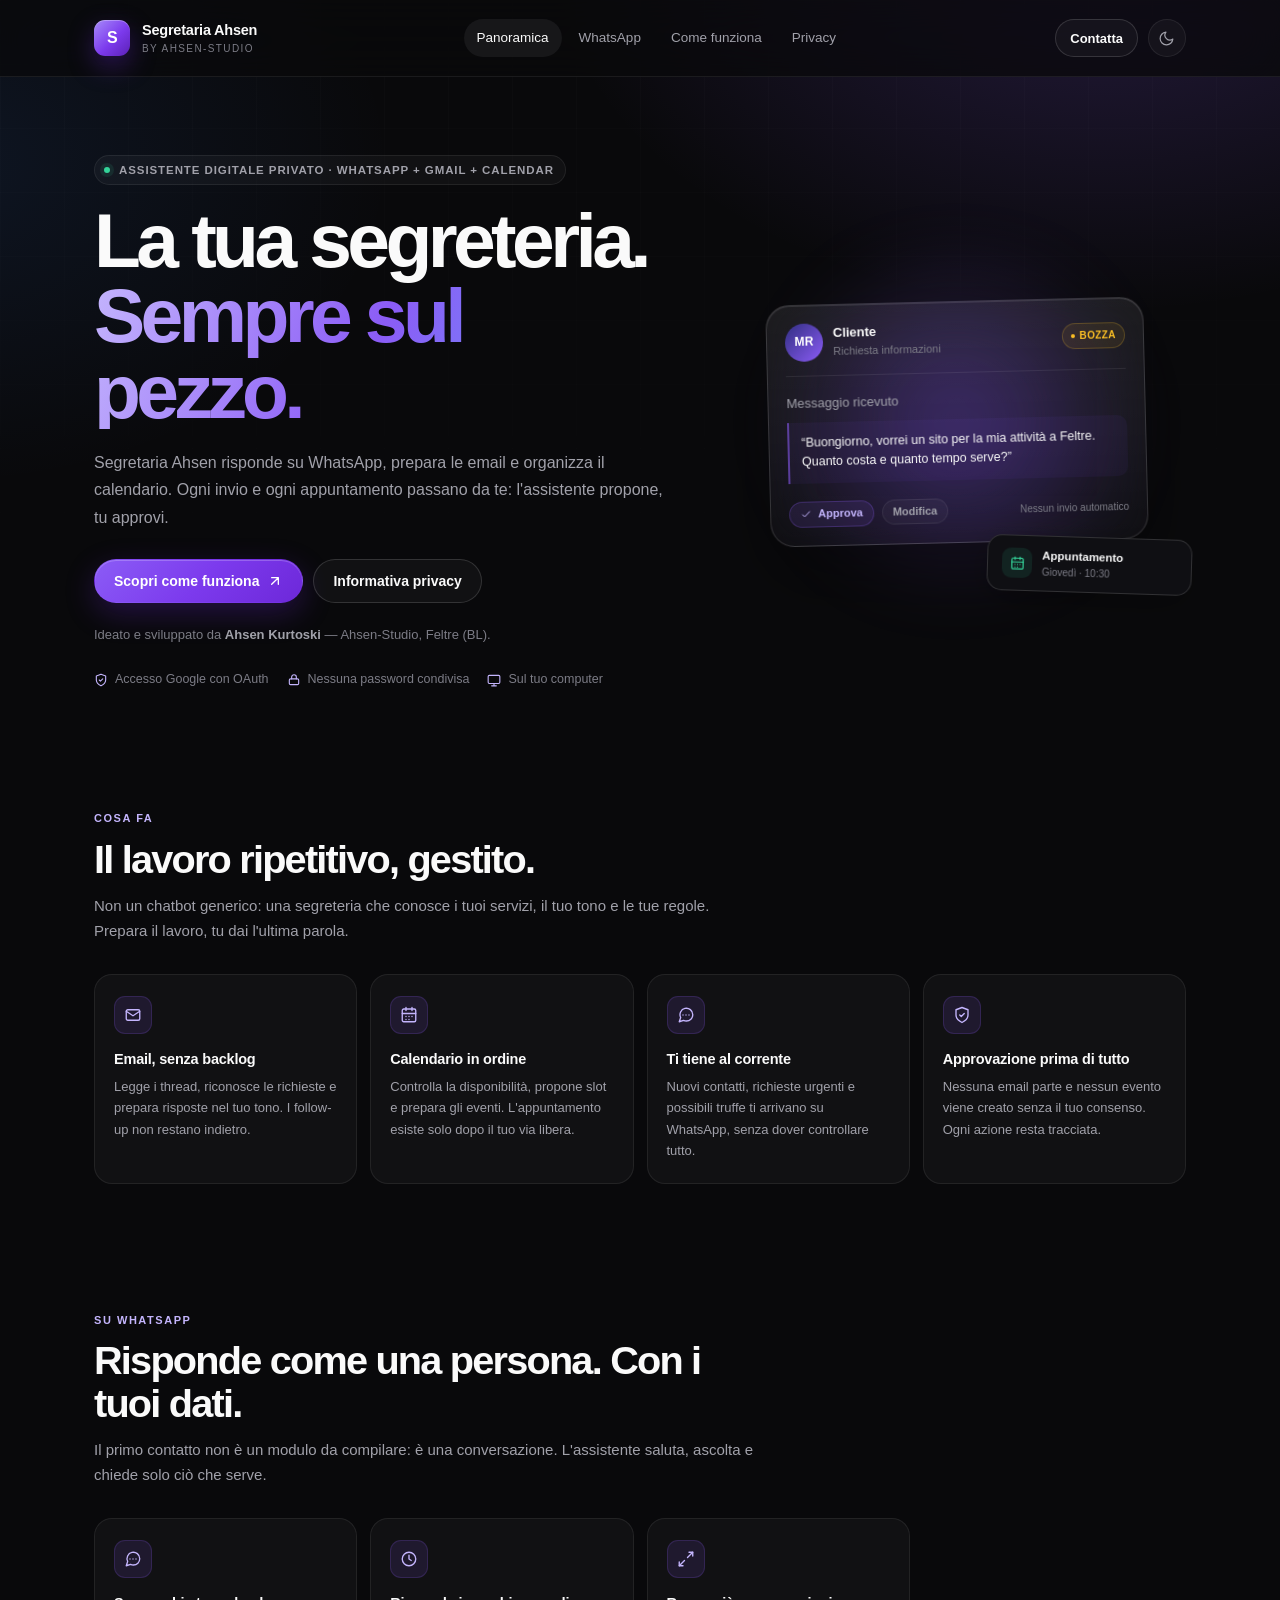
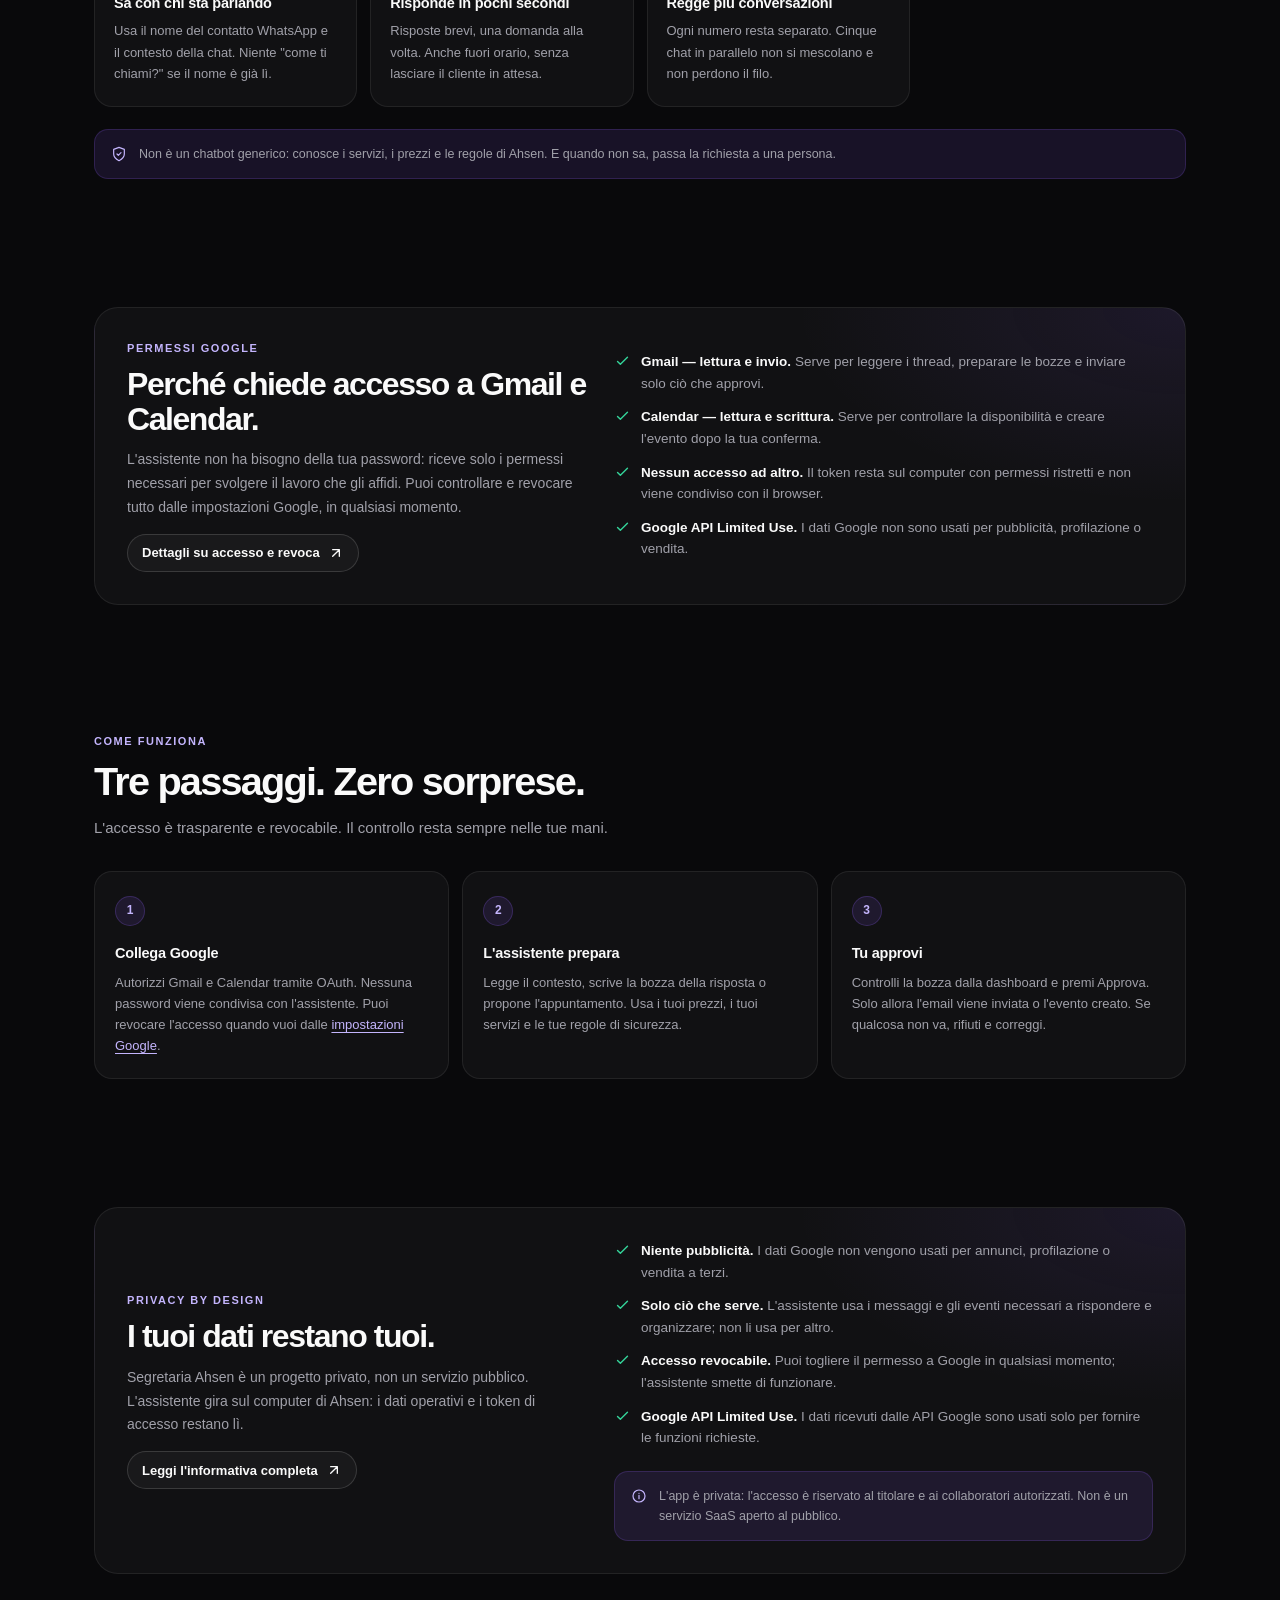
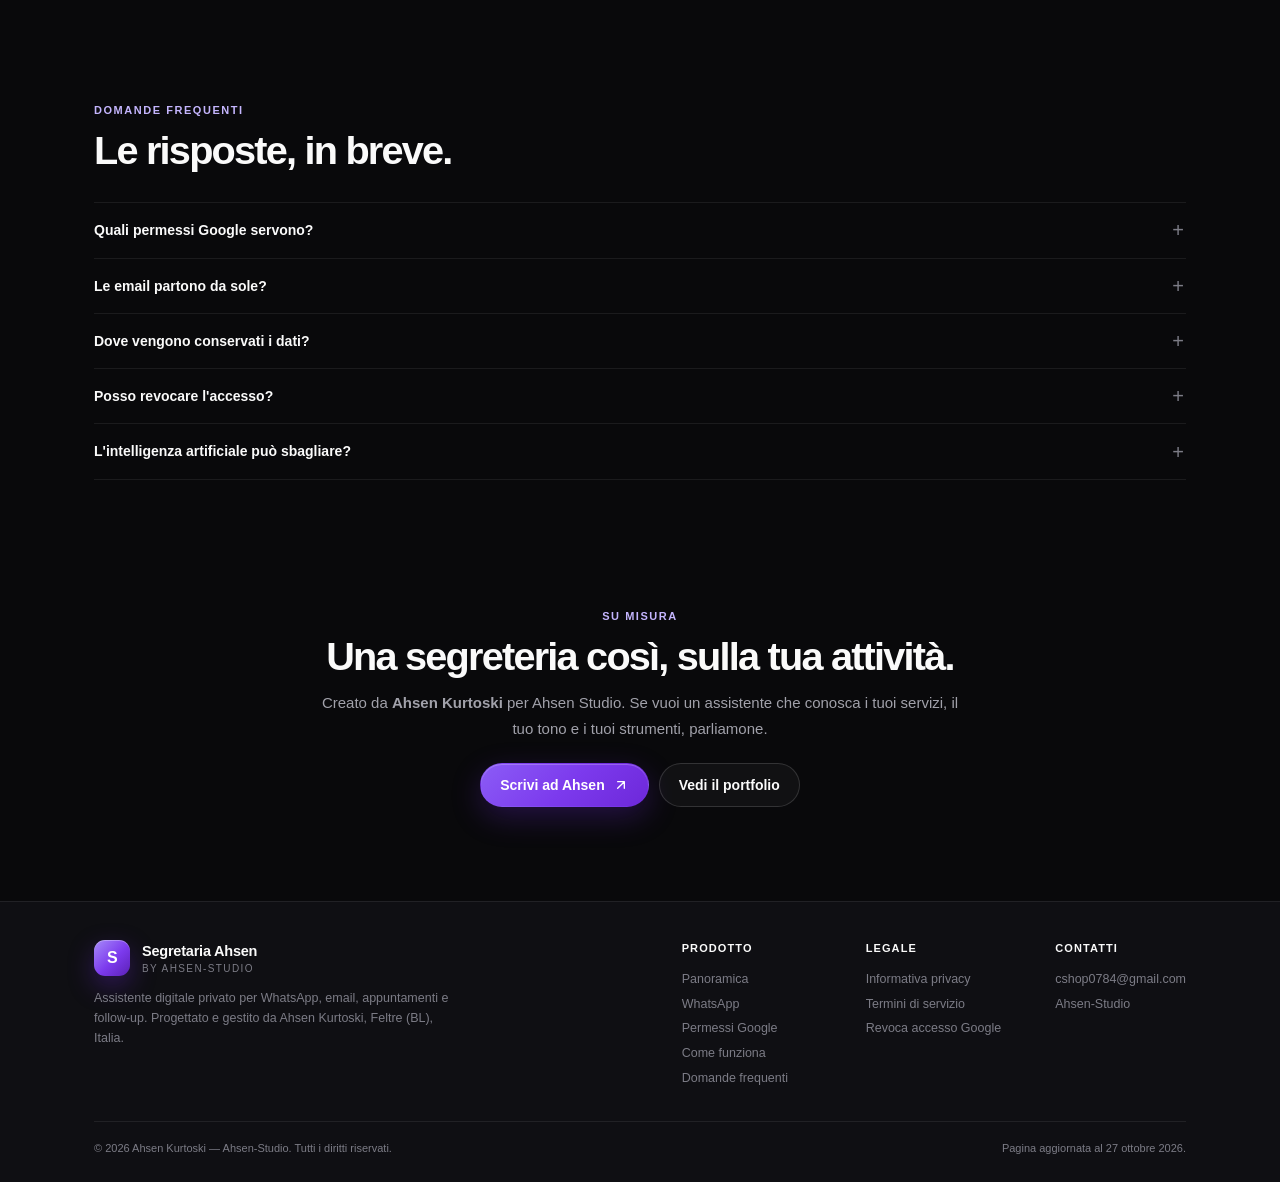
<file: index.html>
<!DOCTYPE html>
<html lang="it" data-theme="dark">
<head>
  <meta charset="UTF-8">
  <meta name="viewport" content="width=device-width, initial-scale=1.0, viewport-fit=cover">
  <title>Segretaria Ahsen — Assistente digitale per WhatsApp, Gmail e Calendar</title>
  <meta name="description" content="Segretaria Ahsen è l'assistente digitale privato di Ahsen Kurtoski: risponde su WhatsApp, prepara email e organizza il calendario. Ogni invio passa da un'approvazione.">
  <meta name="author" content="Ahsen Kurtoski — Ahsen-Studio">
  <meta name="robots" content="index, follow">
  <meta name="theme-color" content="#09090b">
  <meta property="og:type" content="website">
  <meta property="og:locale" content="it_IT">
  <meta property="og:title" content="Segretaria Ahsen — Assistente digitale per WhatsApp, Gmail e Calendar">
  <meta property="og:description" content="Un'assistente privata che risponde su WhatsApp e prepara email e appuntamenti. Tu approvi, lei esegue.">
  <link rel="icon" href="favicon.svg" type="image/svg+xml">
  <link rel="stylesheet" href="styles.css">
  <script type="application/ld+json">
  {
    "@context": "https://schema.org",
    "@type": "SoftwareApplication",
    "name": "Segretaria Ahsen",
    "applicationCategory": "BusinessApplication",
    "operatingSystem": "Windows, Linux",
    "description": "Assistente digitale privata che risponde ai messaggi WhatsApp, prepara email e organizza appuntamenti con approvazione umana.",
    "author": { "@type": "Person", "name": "Ahsen Kurtoski" },
    "featureList": [
      "Risposte WhatsApp con nome del contatto",
      "Bozze email con template HTML",
      "Appuntamenti su Google Calendar",
      "Approvazione umana prima di ogni invio"
    ],
    "inLanguage": "it"
  }
  </script>
  <script>
    try {
      var savedTheme = localStorage.getItem('sa-theme');
      if (savedTheme === 'light' || savedTheme === 'dark') {
        document.documentElement.dataset.theme = savedTheme;
      }
    } catch (e) {}
  </script>
</head>
<body>
  <a class="skip-link" href="#main">Vai al contenuto</a>

  <header class="site-header">
    <nav class="nav" aria-label="Navigazione principale">
      <a class="brand" href="index.html" aria-label="Segretaria Ahsen — home">
        <span class="brand-mark" aria-hidden="true">S</span>
        <span class="brand-copy">
          <span class="brand-name">Segretaria Ahsen</span>
          <span class="brand-sub">by Ahsen-Studio</span>
        </span>
      </a>

      <div class="nav-links">
        <a href="index.html" aria-current="page">Panoramica</a>
        <a href="index.html#whatsapp">WhatsApp</a>
        <a href="index.html#come-funziona">Come funziona</a>
        <a href="privacy.html">Privacy</a>
      </div>

      <div class="nav-actions">
        <a class="btn btn-ghost btn-small" href="mailto:cshop0784@gmail.com">Contatta</a>
        <button class="icon-btn" id="theme-toggle" type="button" aria-label="Passa al tema chiaro" aria-pressed="false">
          <svg class="icon-moon" viewBox="0 0 24 24" fill="none" stroke="currentColor" stroke-width="1.7" stroke-linecap="round" stroke-linejoin="round" aria-hidden="true">
            <path d="M21 12.79A9 9 0 1 1 11.21 3 7 7 0 0 0 21 12.79z"/>
          </svg>
          <svg class="icon-sun" viewBox="0 0 24 24" fill="none" stroke="currentColor" stroke-width="1.7" stroke-linecap="round" stroke-linejoin="round" aria-hidden="true">
            <circle cx="12" cy="12" r="4"/>
            <path d="M12 2v2M12 20v2M4.93 4.93l1.42 1.42M17.66 17.66l1.41 1.41M2 12h2M20 12h2M6.34 17.66l-1.41 1.41M19.07 4.93l-1.41 1.41"/>
          </svg>
        </button>

        <details class="mobile-nav">
          <summary aria-label="Apri menu di navigazione">
            <svg viewBox="0 0 24 24" fill="none" stroke="currentColor" stroke-width="1.8" stroke-linecap="round" aria-hidden="true">
              <path d="M4 7h16M4 12h16M4 17h16"/>
            </svg>
          </summary>
          <div class="mobile-panel">
            <a href="index.html">Panoramica</a>
            <a href="index.html#whatsapp">WhatsApp</a>
            <a href="index.html#come-funziona">Come funziona</a>
            <a href="privacy.html">Privacy</a>
            <a href="terms.html">Termini</a>
            <a href="mailto:cshop0784@gmail.com">Contatta</a>
          </div>
        </details>
      </div>
    </nav>
  </header>

  <main id="main">
    <section class="hero">
      <div class="hero-copy">
        <div class="eyebrow">
          <span class="eyebrow-dot" aria-hidden="true"></span>
          Assistente digitale privato · WhatsApp + Gmail + Calendar
        </div>
        <h1>
          <span class="line">La tua segreteria.</span>
          <span class="line gradient-text">Sempre sul pezzo.</span>
        </h1>
        <p class="lede">
          Segretaria Ahsen risponde su WhatsApp, prepara le email e organizza il calendario.
          Ogni invio e ogni appuntamento passano da te: l'assistente propone, tu approvi.
        </p>
        <div class="hero-actions">
          <a class="btn btn-primary" href="#come-funziona">
            Scopri come funziona
            <svg viewBox="0 0 24 24" fill="none" stroke="currentColor" stroke-width="2" stroke-linecap="round" stroke-linejoin="round" aria-hidden="true">
              <path d="M7 17 17 7M7 7h10v10"/>
            </svg>
          </a>
          <a class="btn btn-ghost" href="privacy.html">Informativa privacy</a>
        </div>
        <p class="creator-note">Ideato e sviluppato da <strong>Ahsen Kurtoski</strong> — Ahsen-Studio, Feltre (BL).</p>
        <div class="trust-row">
          <span>
            <svg viewBox="0 0 24 24" fill="none" stroke="currentColor" stroke-width="1.9" stroke-linecap="round" stroke-linejoin="round" aria-hidden="true"><path d="M12 22s8-4 8-10V5l-8-3-8 3v7c0 6 8 10 8 10z"/><path d="m9 12 2 2 4-4"/></svg>
            Accesso Google con OAuth
          </span>
          <span>
            <svg viewBox="0 0 24 24" fill="none" stroke="currentColor" stroke-width="1.9" stroke-linecap="round" stroke-linejoin="round" aria-hidden="true"><rect x="4" y="10" width="16" height="10" rx="2"/><path d="M8 10V7a4 4 0 0 1 8 0v3"/></svg>
            Nessuna password condivisa
          </span>
          <span>
            <svg viewBox="0 0 24 24" fill="none" stroke="currentColor" stroke-width="1.9" stroke-linecap="round" stroke-linejoin="round" aria-hidden="true"><rect x="2" y="4" width="20" height="14" rx="2"/><path d="M8 22h8M12 18v4"/></svg>
            Sul tuo computer
          </span>
        </div>
      </div>

      <div class="hero-visual" aria-hidden="true">
        <div class="hero-glow"></div>
        <div class="mock glass">
          <div class="mock-head">
            <span class="mock-avatar">MR</span>
            <span class="mock-person">
              <span class="mock-name">Cliente</span>
              <span class="mock-sub">Richiesta informazioni</span>
            </span>
            <span class="badge"><span class="badge-dot"></span>Bozza</span>
          </div>
          <div class="mock-body">
            <span>Messaggio ricevuto</span>
            <p class="mock-quote">“Buongiorno, vorrei un sito per la mia attività a Feltre. Quanto costa e quanto tempo serve?”</p>
          </div>
          <div class="mock-actions">
            <span class="pill pill-primary">
              <svg viewBox="0 0 24 24" fill="none" stroke="currentColor" stroke-width="2" stroke-linecap="round" stroke-linejoin="round"><path d="m5 12 4 4L19 6"/></svg>
              Approva
            </span>
            <span class="pill">Modifica</span>
            <span class="mock-note">Nessun invio automatico</span>
          </div>
        </div>
        <div class="mini-card">
          <span class="mini-icon">
            <svg viewBox="0 0 24 24" fill="none" stroke="currentColor" stroke-width="1.9" stroke-linecap="round" stroke-linejoin="round"><rect x="3" y="4" width="18" height="17" rx="2"/><path d="M16 2v4M8 2v4M3 10h18M8 14h.01M12 14h.01M16 14h.01M8 18h.01M12 18h.01"/></svg>
          </span>
          <span>
            <span class="mini-title">Appuntamento</span>
            <span class="mini-sub">Giovedì · 10:30</span>
          </span>
        </div>
      </div>
    </section>

    <section class="section" id="cosa-fa">
      <div class="section-head">
        <span class="kicker">Cosa fa</span>
        <h2>Il lavoro ripetitivo, gestito.</h2>
        <p>Non un chatbot generico: una segreteria che conosce i tuoi servizi, il tuo tono e le tue regole. Prepara il lavoro, tu dai l'ultima parola.</p>
      </div>

      <div class="feature-grid">
        <article class="feature">
          <span class="icon-box">
            <svg viewBox="0 0 24 24" fill="none" stroke="currentColor" stroke-width="1.8" stroke-linecap="round" stroke-linejoin="round" aria-hidden="true"><rect x="3" y="5" width="18" height="14" rx="2"/><path d="m3 7 9 6 9-6"/></svg>
          </span>
          <h3>Email, senza backlog</h3>
          <p>Legge i thread, riconosce le richieste e prepara risposte nel tuo tono. I follow-up non restano indietro.</p>
        </article>

        <article class="feature">
          <span class="icon-box">
            <svg viewBox="0 0 24 24" fill="none" stroke="currentColor" stroke-width="1.8" stroke-linecap="round" stroke-linejoin="round" aria-hidden="true"><rect x="3" y="4" width="18" height="17" rx="2"/><path d="M16 2v4M8 2v4M3 10h18M8 14h.01M12 14h.01M16 14h.01M8 18h.01M12 18h.01"/></svg>
          </span>
          <h3>Calendario in ordine</h3>
          <p>Controlla la disponibilità, propone slot e prepara gli eventi. L'appuntamento esiste solo dopo il tuo via libera.</p>
        </article>

        <article class="feature">
          <span class="icon-box">
            <svg viewBox="0 0 24 24" fill="none" stroke="currentColor" stroke-width="1.8" stroke-linecap="round" stroke-linejoin="round" aria-hidden="true"><path d="M21 11.5a8.4 8.4 0 0 1-8.5 8.5 8.5 8.5 0 0 1-3.8-.9L3 21l1.9-5.7a8.5 8.5 0 1 1 16.1-3.8z"/><path d="M8 12h.01M12 12h.01M16 12h.01"/></svg>
          </span>
          <h3>Ti tiene al corrente</h3>
          <p>Nuovi contatti, richieste urgenti e possibili truffe ti arrivano su WhatsApp, senza dover controllare tutto.</p>
        </article>

        <article class="feature">
          <span class="icon-box">
            <svg viewBox="0 0 24 24" fill="none" stroke="currentColor" stroke-width="1.8" stroke-linecap="round" stroke-linejoin="round" aria-hidden="true"><path d="M12 22s8-4 8-10V5l-8-3-8 3v7c0 6 8 10 8 10z"/><path d="m9 12 2 2 4-4"/></svg>
          </span>
          <h3>Approvazione prima di tutto</h3>
          <p>Nessuna email parte e nessun evento viene creato senza il tuo consenso. Ogni azione resta tracciata.</p>
        </article>
      </div>
    </section>

    <section class="section" id="whatsapp">
      <div class="section-head">
        <span class="kicker">Su WhatsApp</span>
        <h2>Risponde come una persona. Con i tuoi dati.</h2>
        <p>Il primo contatto non è un modulo da compilare: è una conversazione. L'assistente saluta, ascolta e chiede solo ciò che serve.</p>
      </div>

      <div class="feature-grid">
        <article class="feature">
          <span class="icon-box">
            <svg viewBox="0 0 24 24" fill="none" stroke="currentColor" stroke-width="1.8" stroke-linecap="round" stroke-linejoin="round" aria-hidden="true"><path d="M21 11.5a8.4 8.4 0 0 1-8.5 8.5 8.5 8.5 0 0 1-3.8-.9L3 21l1.9-5.7a8.5 8.5 0 1 1 16.1-3.8z"/><path d="M8 12h.01M12 12h.01M16 12h.01"/></svg>
          </span>
          <h3>Sa con chi sta parlando</h3>
          <p>Usa il nome del contatto WhatsApp e il contesto della chat. Niente "come ti chiami?" se il nome è già lì.</p>
        </article>

        <article class="feature">
          <span class="icon-box">
            <svg viewBox="0 0 24 24" fill="none" stroke="currentColor" stroke-width="1.8" stroke-linecap="round" stroke-linejoin="round" aria-hidden="true"><circle cx="12" cy="12" r="9"/><path d="M12 7v5l3 2"/></svg>
          </span>
          <h3>Risponde in pochi secondi</h3>
          <p>Risposte brevi, una domanda alla volta. Anche fuori orario, senza lasciare il cliente in attesa.</p>
        </article>

        <article class="feature">
          <span class="icon-box">
            <svg viewBox="0 0 24 24" fill="none" stroke="currentColor" stroke-width="1.8" stroke-linecap="round" stroke-linejoin="round" aria-hidden="true"><path d="M16 3h5v5"/><path d="M8 21H3v-5"/><path d="M21 3l-7 7"/><path d="M3 21l7-7"/></svg>
          </span>
          <h3>Regge più conversazioni</h3>
          <p>Ogni numero resta separato. Cinque chat in parallelo non si mescolano e non perdono il filo.</p>
        </article>
      </div>

      <div class="callout callout-spaced">
        <svg viewBox="0 0 24 24" fill="none" stroke="currentColor" stroke-width="1.8" stroke-linecap="round" stroke-linejoin="round" aria-hidden="true"><path d="M12 22s8-4 8-10V5l-8-3-8 3v7c0 6 8 10 8 10z"/><path d="m9 12 2 2 4-4"/></svg>
        <span>Non è un chatbot generico: conosce i servizi, i prezzi e le regole di Ahsen. E quando non sa, passa la richiesta a una persona.</span>
      </div>
    </section>

    <section class="section" id="permessi">
      <div class="split">
        <div>
          <span class="kicker">Permessi Google</span>
          <h2>Perché chiede accesso a Gmail e Calendar.</h2>
          <p>
            L'assistente non ha bisogno della tua password: riceve solo i permessi necessari per svolgere il lavoro che gli affidi.
            Puoi controllare e revocare tutto dalle impostazioni Google, in qualsiasi momento.
          </p>
          <a class="btn btn-ghost btn-small" href="privacy.html#google">
            Dettagli su accesso e revoca
            <svg viewBox="0 0 24 24" fill="none" stroke="currentColor" stroke-width="2" stroke-linecap="round" stroke-linejoin="round" aria-hidden="true"><path d="M7 17 17 7M7 7h10v10"/></svg>
          </a>
        </div>
        <div>
          <ul class="check-list">
            <li>
              <svg viewBox="0 0 24 24" fill="none" stroke="currentColor" stroke-width="2" stroke-linecap="round" stroke-linejoin="round" aria-hidden="true"><path d="m5 12 4 4L19 6"/></svg>
              <span><strong>Gmail — lettura e invio.</strong> Serve per leggere i thread, preparare le bozze e inviare solo ciò che approvi.</span>
            </li>
            <li>
              <svg viewBox="0 0 24 24" fill="none" stroke="currentColor" stroke-width="2" stroke-linecap="round" stroke-linejoin="round" aria-hidden="true"><path d="m5 12 4 4L19 6"/></svg>
              <span><strong>Calendar — lettura e scrittura.</strong> Serve per controllare la disponibilità e creare l'evento dopo la tua conferma.</span>
            </li>
            <li>
              <svg viewBox="0 0 24 24" fill="none" stroke="currentColor" stroke-width="2" stroke-linecap="round" stroke-linejoin="round" aria-hidden="true"><path d="m5 12 4 4L19 6"/></svg>
              <span><strong>Nessun accesso ad altro.</strong> Il token resta sul computer con permessi ristretti e non viene condiviso con il browser.</span>
            </li>
            <li>
              <svg viewBox="0 0 24 24" fill="none" stroke="currentColor" stroke-width="2" stroke-linecap="round" stroke-linejoin="round" aria-hidden="true"><path d="m5 12 4 4L19 6"/></svg>
              <span><strong>Google API Limited Use.</strong> I dati Google non sono usati per pubblicità, profilazione o vendita.</span>
            </li>
          </ul>
        </div>
      </div>
    </section>

    <section class="section" id="come-funziona">
      <div class="section-head">
        <span class="kicker">Come funziona</span>
        <h2>Tre passaggi. Zero sorprese.</h2>
        <p>L'accesso è trasparente e revocabile. Il controllo resta sempre nelle tue mani.</p>
      </div>

      <div class="steps">
        <article class="step">
          <span class="step-num">1</span>
          <h3>Collega Google</h3>
          <p>Autorizzi Gmail e Calendar tramite OAuth. Nessuna password viene condivisa con l'assistente. Puoi revocare l'accesso quando vuoi dalle <a href="https://myaccount.google.com/permissions" target="_blank" rel="noopener noreferrer">impostazioni Google</a>.</p>
        </article>
        <article class="step">
          <span class="step-num">2</span>
          <h3>L'assistente prepara</h3>
          <p>Legge il contesto, scrive la bozza della risposta o propone l'appuntamento. Usa i tuoi prezzi, i tuoi servizi e le tue regole di sicurezza.</p>
        </article>
        <article class="step">
          <span class="step-num">3</span>
          <h3>Tu approvi</h3>
          <p>Controlli la bozza dalla dashboard e premi Approva. Solo allora l'email viene inviata o l'evento creato. Se qualcosa non va, rifiuti e correggi.</p>
        </article>
      </div>
    </section>

    <section class="section" id="dati">
      <div class="split">
        <div>
          <span class="kicker">Privacy by design</span>
          <h2>I tuoi dati restano tuoi.</h2>
          <p>
            Segretaria Ahsen è un progetto privato, non un servizio pubblico.
            L'assistente gira sul computer di Ahsen: i dati operativi e i token di accesso restano lì.
          </p>
          <a class="btn btn-ghost btn-small" href="privacy.html">
            Leggi l'informativa completa
            <svg viewBox="0 0 24 24" fill="none" stroke="currentColor" stroke-width="2" stroke-linecap="round" stroke-linejoin="round" aria-hidden="true"><path d="M7 17 17 7M7 7h10v10"/></svg>
          </a>
        </div>
        <div>
          <ul class="check-list">
            <li>
              <svg viewBox="0 0 24 24" fill="none" stroke="currentColor" stroke-width="2" stroke-linecap="round" stroke-linejoin="round" aria-hidden="true"><path d="m5 12 4 4L19 6"/></svg>
              <span><strong>Niente pubblicità.</strong> I dati Google non vengono usati per annunci, profilazione o vendita a terzi.</span>
            </li>
            <li>
              <svg viewBox="0 0 24 24" fill="none" stroke="currentColor" stroke-width="2" stroke-linecap="round" stroke-linejoin="round" aria-hidden="true"><path d="m5 12 4 4L19 6"/></svg>
              <span><strong>Solo ciò che serve.</strong> L'assistente usa i messaggi e gli eventi necessari a rispondere e organizzare; non li usa per altro.</span>
            </li>
            <li>
              <svg viewBox="0 0 24 24" fill="none" stroke="currentColor" stroke-width="2" stroke-linecap="round" stroke-linejoin="round" aria-hidden="true"><path d="m5 12 4 4L19 6"/></svg>
              <span><strong>Accesso revocabile.</strong> Puoi togliere il permesso a Google in qualsiasi momento; l'assistente smette di funzionare.</span>
            </li>
            <li>
              <svg viewBox="0 0 24 24" fill="none" stroke="currentColor" stroke-width="2" stroke-linecap="round" stroke-linejoin="round" aria-hidden="true"><path d="m5 12 4 4L19 6"/></svg>
              <span><strong>Google API Limited Use.</strong> I dati ricevuti dalle API Google sono usati solo per fornire le funzioni richieste.</span>
            </li>
          </ul>
          <div class="callout">
            <svg viewBox="0 0 24 24" fill="none" stroke="currentColor" stroke-width="1.8" stroke-linecap="round" stroke-linejoin="round" aria-hidden="true"><circle cx="12" cy="12" r="9"/><path d="M12 11v5M12 8h.01"/></svg>
            <span>L'app è privata: l'accesso è riservato al titolare e ai collaboratori autorizzati. Non è un servizio SaaS aperto al pubblico.</span>
          </div>
        </div>
      </div>
    </section>

    <section class="section" id="faq">
      <div class="section-head">
        <span class="kicker">Domande frequenti</span>
        <h2>Le risposte, in breve.</h2>
      </div>
      <div class="faq">
        <details>
          <summary>Quali permessi Google servono?</summary>
          <p>Gmail in lettura e invio, per leggere i thread e preparare le risposte; Google Calendar in lettura e scrittura, per verificare la disponibilità e creare gli appuntamenti. L'accesso avviene tramite OAuth: la password del tuo account Google non viene mai condivisa con l'assistente.</p>
        </details>
        <details>
          <summary>Le email partono da sole?</summary>
          <p>No. L'assistente prepara una bozza e la sottopone ad approvazione. L'invio e la creazione dell'evento avvengono solo dopo un'azione esplicita dalla dashboard. Ogni operazione resta registrata.</p>
        </details>
        <details>
          <summary>Dove vengono conservati i dati?</summary>
          <p>I dati operativi e i token risiedono sul computer di Ahsen, in un ambiente locale protetto. I fornitori di intelligenza artificiale ricevono il testo strettamente necessario a generare la risposta. I dettagli, i fornitori e i tempi di conservazione sono nell'<a href="privacy.html">informativa privacy</a>.</p>
        </details>
        <details>
          <summary>Posso revocare l'accesso?</summary>
          <p>Sì. Da <a href="https://myaccount.google.com/permissions" target="_blank" rel="noopener noreferrer">Permessi account Google</a> puoi rimuovere l'accesso di Segretaria Ahsen in qualsiasi momento. Da quel momento l'assistente non può più leggere Gmail né modificare il calendario.</p>
        </details>
        <details>
          <summary>L'intelligenza artificiale può sbagliare?</summary>
          <p>Sì. L'assistente usa modelli linguistici e può produrre informazioni imprecise. Per questo ogni risposta viene rivista prima dell'invio. Non fornisce consulenza legale, fiscale, medica o finanziaria e non prende decisioni autonome su prezzi o impegni.</p>
        </details>
      </div>
    </section>

    <section class="section" id="contatti">
      <div class="section-head section-head-center">
        <span class="kicker">Su misura</span>
        <h2>Una segreteria così, sulla tua attività.</h2>
        <p>Creato da <strong>Ahsen Kurtoski</strong> per Ahsen Studio. Se vuoi un assistente che conosca i tuoi servizi, il tuo tono e i tuoi strumenti, parliamone.</p>
        <div class="hero-actions hero-actions-center">
          <a class="btn btn-primary" href="mailto:cshop0784@gmail.com?subject=Segretaria%20digitale%20per%20la%20mia%20attivit%C3%A0">
            Scrivi ad Ahsen
            <svg viewBox="0 0 24 24" fill="none" stroke="currentColor" stroke-width="2" stroke-linecap="round" stroke-linejoin="round" aria-hidden="true"><path d="M7 17 17 7M7 7h10v10"/></svg>
          </a>
          <a class="btn btn-ghost" href="https://ahsen-studio.netlify.app" target="_blank" rel="noopener noreferrer">Vedi il portfolio</a>
        </div>
      </div>
    </section>
  </main>

  <footer class="site-footer">
    <div class="footer">
      <div class="footer-main">
        <div class="footer-brand">
          <a class="brand" href="index.html" aria-label="Segretaria Ahsen — home">
            <span class="brand-mark" aria-hidden="true">S</span>
            <span class="brand-copy">
              <span class="brand-name">Segretaria Ahsen</span>
              <span class="brand-sub">by Ahsen-Studio</span>
            </span>
          </a>
          <p>Assistente digitale privato per WhatsApp, email, appuntamenti e follow-up. Progettato e gestito da Ahsen Kurtoski, Feltre (BL), Italia.</p>
        </div>
        <div class="footer-cols">
          <div class="footer-col">
            <h3>Prodotto</h3>
            <a href="index.html">Panoramica</a>
            <a href="index.html#whatsapp">WhatsApp</a>
            <a href="index.html#permessi">Permessi Google</a>
            <a href="index.html#come-funziona">Come funziona</a>
            <a href="index.html#faq">Domande frequenti</a>
          </div>
          <div class="footer-col">
            <h3>Legale</h3>
            <a href="privacy.html">Informativa privacy</a>
            <a href="terms.html">Termini di servizio</a>
            <a href="https://myaccount.google.com/permissions" target="_blank" rel="noopener noreferrer">Revoca accesso Google</a>
          </div>
          <div class="footer-col">
            <h3>Contatti</h3>
            <a href="mailto:cshop0784@gmail.com">cshop0784@gmail.com</a>
            <a href="https://ahsen-studio.netlify.app" target="_blank" rel="noopener noreferrer">Ahsen-Studio</a>
          </div>
        </div>
      </div>
      <div class="footer-bottom">
        <p>&copy; 2026 Ahsen Kurtoski — Ahsen-Studio. Tutti i diritti riservati.</p>
        <p>Pagina aggiornata al 27 ottobre 2026.</p>
      </div>
    </div>
  </footer>

  <script src="app.js" defer></script>
</body>
</html>
</file>
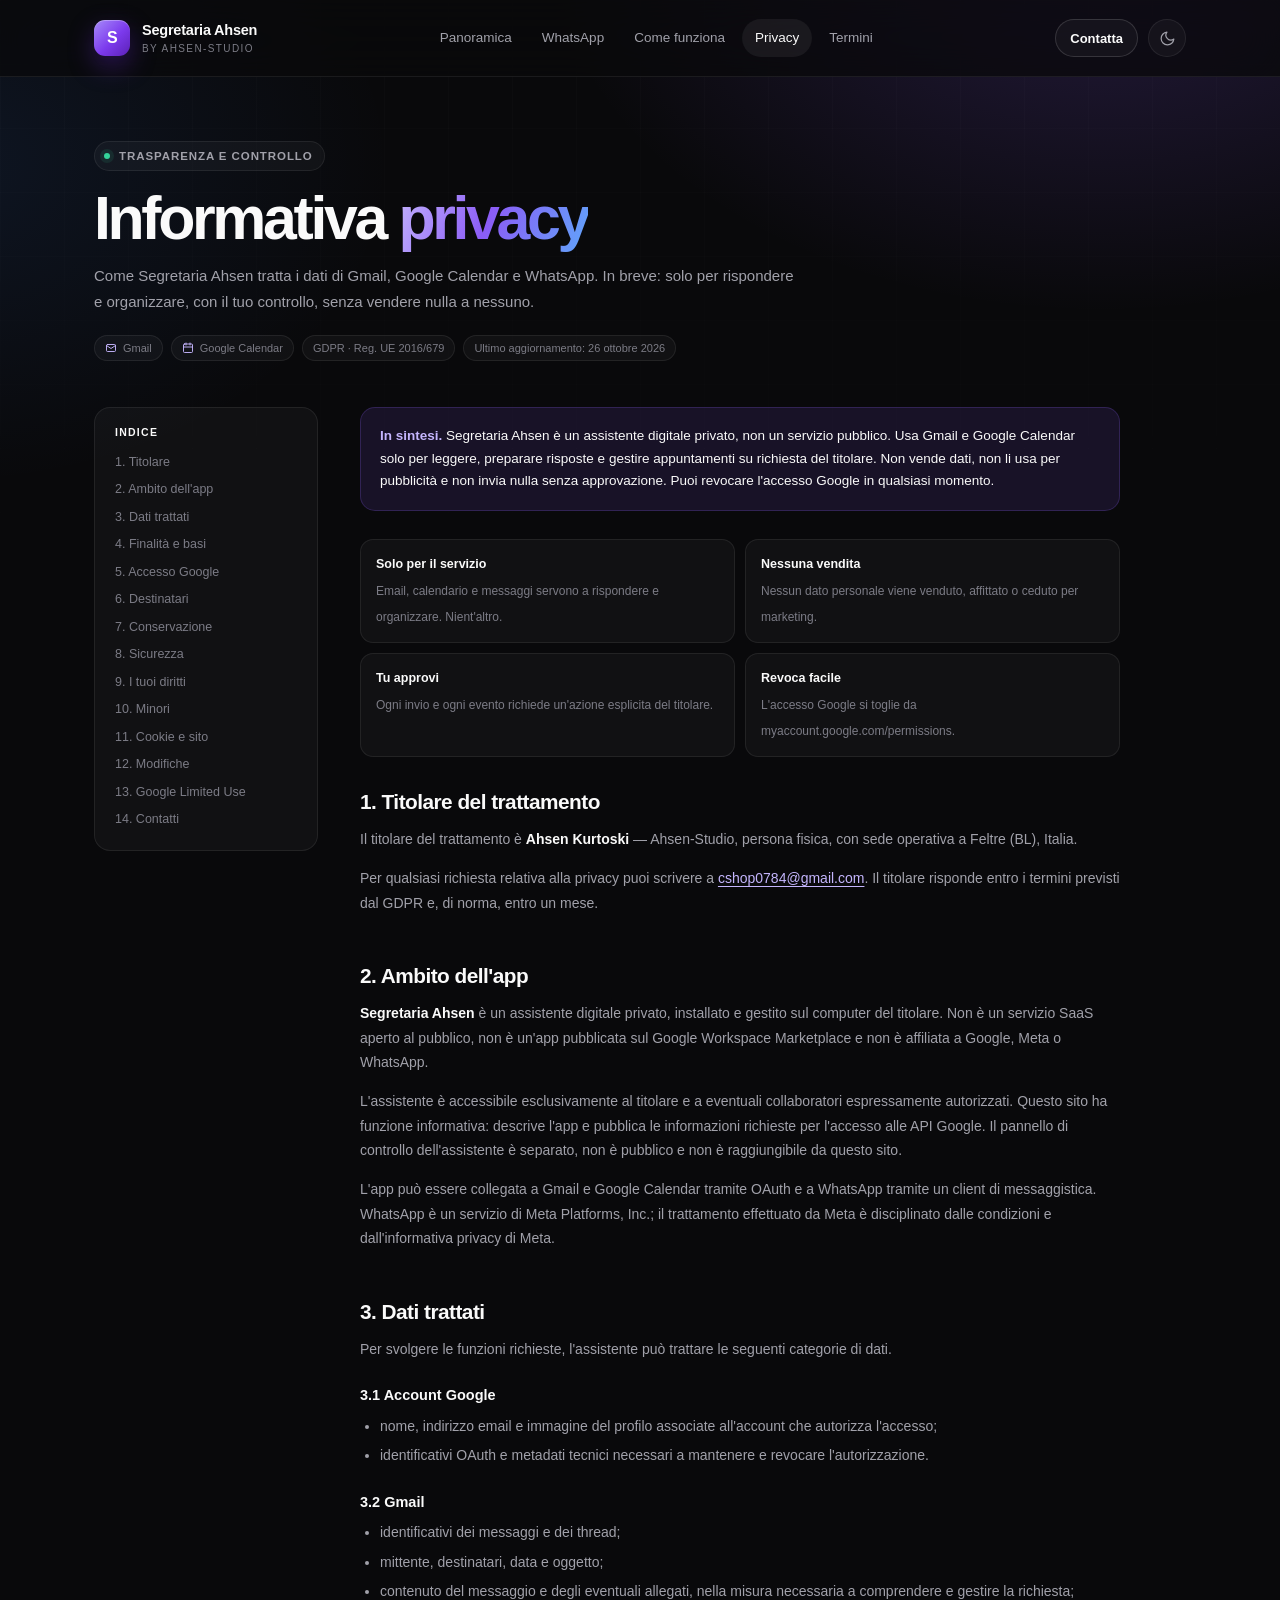
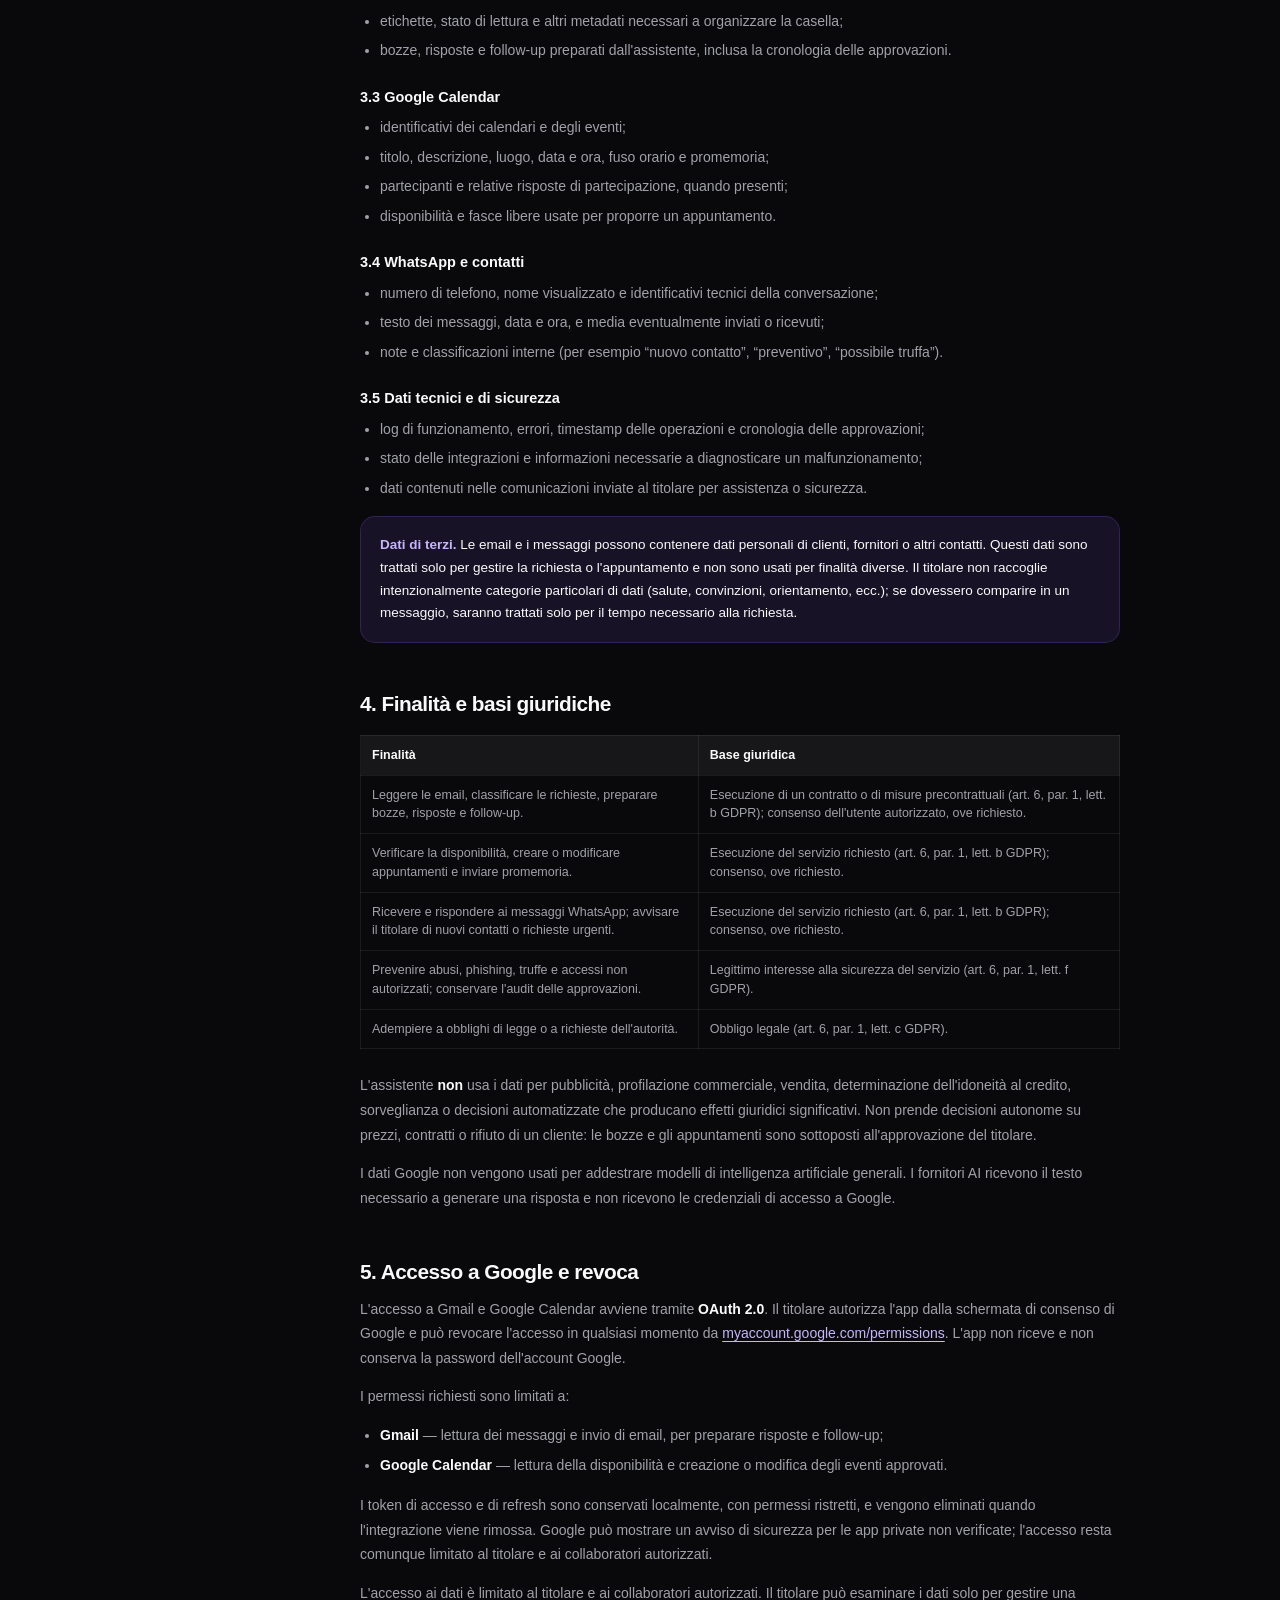
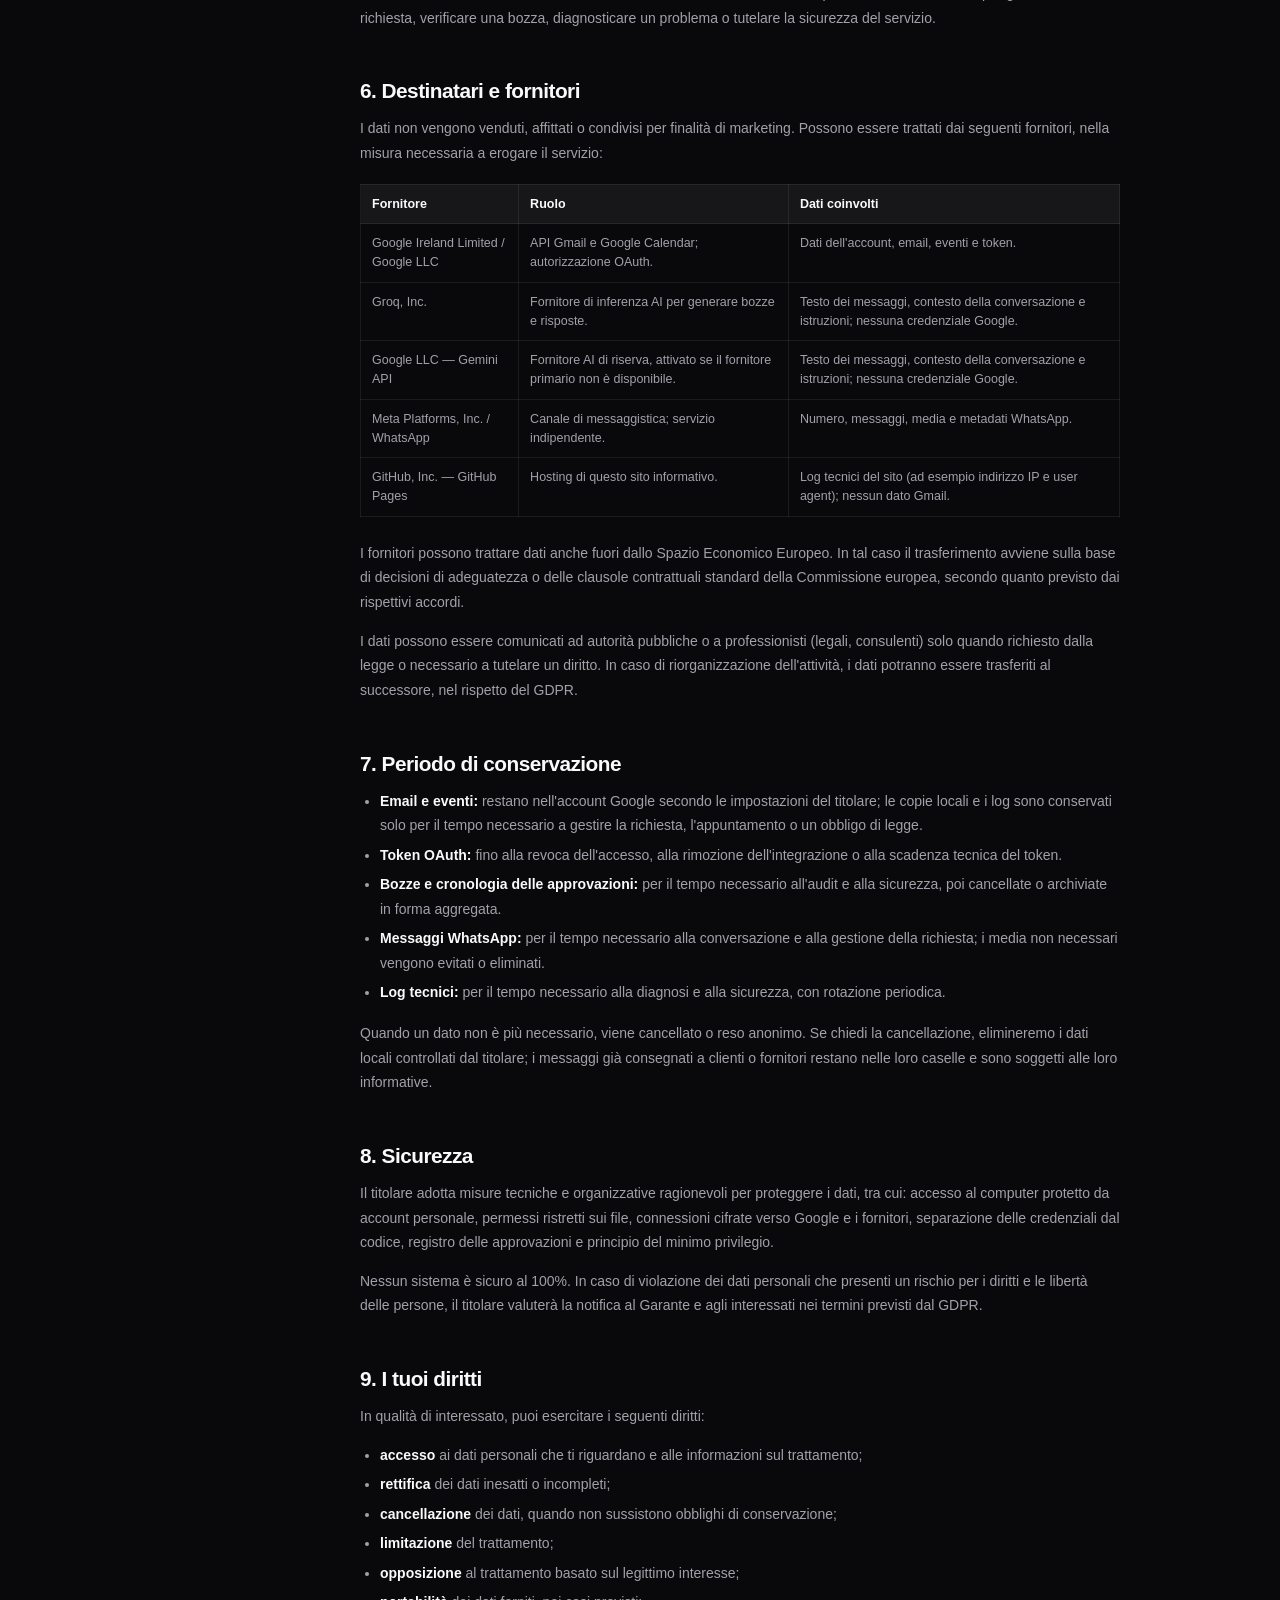
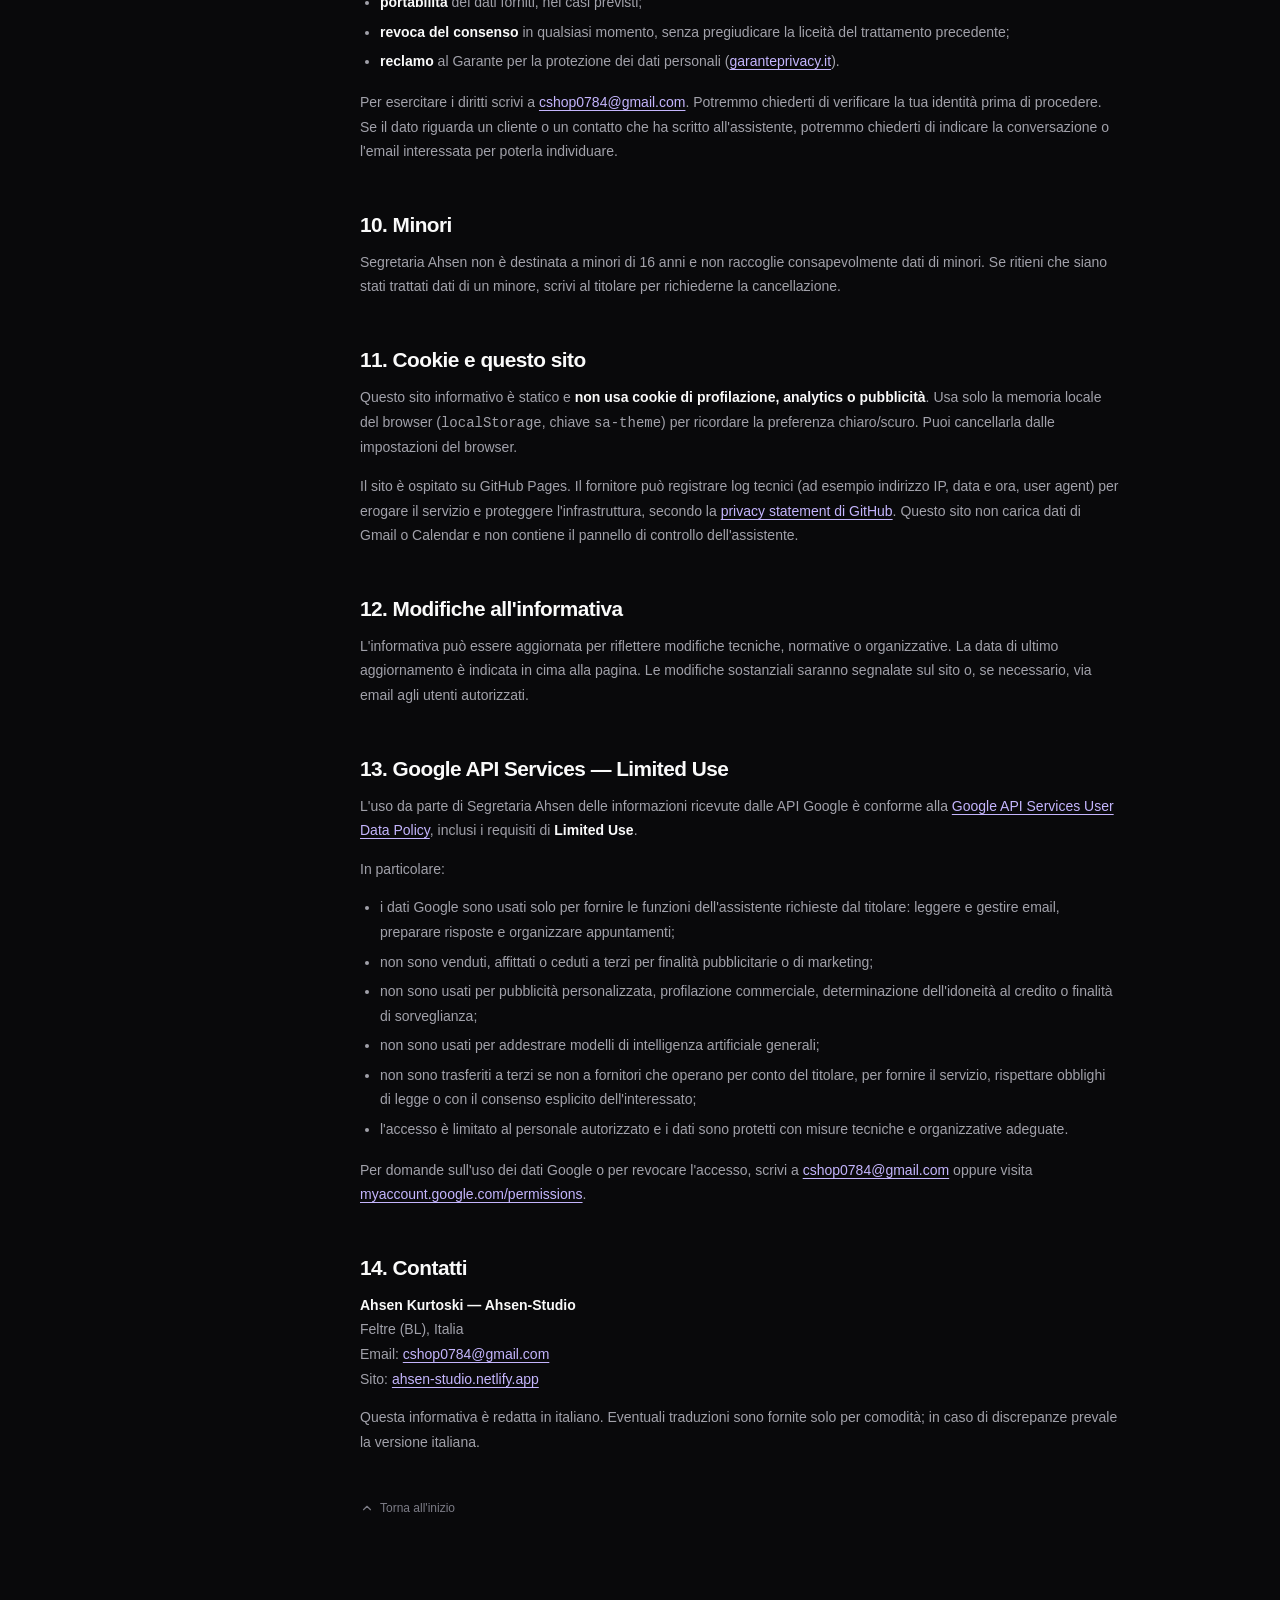
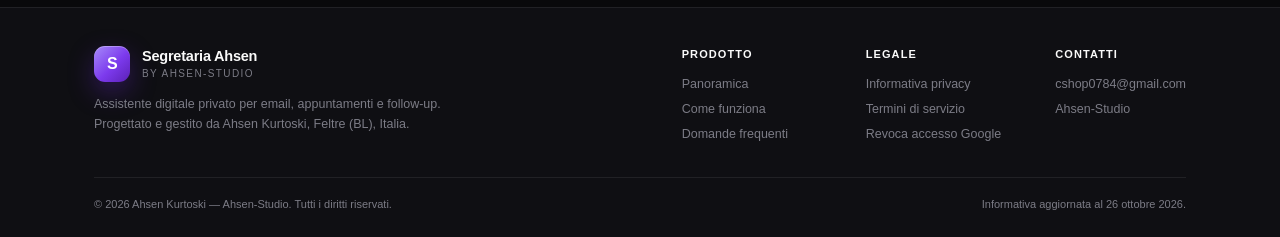
<file: privacy.html>
<!DOCTYPE html>
<html lang="it" data-theme="dark">
<head>
  <meta charset="UTF-8">
  <meta name="viewport" content="width=device-width, initial-scale=1.0, viewport-fit=cover">
  <title>Informativa privacy — Segretaria Ahsen</title>
  <meta name="description" content="Informativa privacy di Segretaria Ahsen: dati Gmail e Google Calendar, finalità, conservazione, destinatari, diritti GDPR e Google API Limited Use.">
  <meta name="author" content="Ahsen Kurtoski — Ahsen-Studio">
  <meta name="robots" content="index, follow">
  <meta name="theme-color" content="#09090b">
  <meta property="og:type" content="website">
  <meta property="og:locale" content="it_IT">
  <meta property="og:title" content="Informativa privacy — Segretaria Ahsen">
  <meta property="og:description" content="Come Segretaria Ahsen tratta i dati di Gmail, Google Calendar e WhatsApp.">
  <link rel="icon" href="favicon.svg" type="image/svg+xml">
  <link rel="stylesheet" href="styles.css">
  <script>
    try {
      var savedTheme = localStorage.getItem('sa-theme');
      if (savedTheme === 'light' || savedTheme === 'dark') {
        document.documentElement.dataset.theme = savedTheme;
      }
    } catch (e) {}
  </script>
</head>
<body id="top">
  <a class="skip-link" href="#main">Vai al contenuto</a>

  <header class="site-header">
    <nav class="nav" aria-label="Navigazione principale">
      <a class="brand" href="index.html" aria-label="Segretaria Ahsen — home">
        <span class="brand-mark" aria-hidden="true">S</span>
        <span class="brand-copy">
          <span class="brand-name">Segretaria Ahsen</span>
          <span class="brand-sub">by Ahsen-Studio</span>
        </span>
      </a>

      <div class="nav-links">
        <a href="index.html">Panoramica</a>
        <a href="index.html#whatsapp">WhatsApp</a>
        <a href="index.html#come-funziona">Come funziona</a>
        <a href="privacy.html" aria-current="page">Privacy</a>
        <a href="terms.html">Termini</a>
      </div>

      <div class="nav-actions">
        <a class="btn btn-ghost btn-small" href="mailto:cshop0784@gmail.com">Contatta</a>
        <button class="icon-btn" id="theme-toggle" type="button" aria-label="Passa al tema chiaro" aria-pressed="false">
          <svg class="icon-moon" viewBox="0 0 24 24" fill="none" stroke="currentColor" stroke-width="1.7" stroke-linecap="round" stroke-linejoin="round" aria-hidden="true">
            <path d="M21 12.79A9 9 0 1 1 11.21 3 7 7 0 0 0 21 12.79z"/>
          </svg>
          <svg class="icon-sun" viewBox="0 0 24 24" fill="none" stroke="currentColor" stroke-width="1.7" stroke-linecap="round" stroke-linejoin="round" aria-hidden="true">
            <circle cx="12" cy="12" r="4"/>
            <path d="M12 2v2M12 20v2M4.93 4.93l1.42 1.42M17.66 17.66l1.41 1.41M2 12h2M20 12h2M6.34 17.66l-1.41 1.41M19.07 4.93l-1.41 1.41"/>
          </svg>
        </button>

        <details class="mobile-nav">
          <summary aria-label="Apri menu di navigazione">
            <svg viewBox="0 0 24 24" fill="none" stroke="currentColor" stroke-width="1.8" stroke-linecap="round" aria-hidden="true">
              <path d="M4 7h16M4 12h16M4 17h16"/>
            </svg>
          </summary>
          <div class="mobile-panel">
            <a href="index.html">Panoramica</a>
            <a href="index.html#whatsapp">WhatsApp</a>
            <a href="index.html#come-funziona">Come funziona</a>
            <a href="privacy.html">Privacy</a>
            <a href="terms.html">Termini</a>
            <a href="mailto:cshop0784@gmail.com">Contatta</a>
          </div>
        </details>
      </div>
    </nav>
  </header>

  <main id="main">
    <header class="legal-hero">
      <div class="eyebrow">
        <span class="eyebrow-dot" aria-hidden="true"></span>
        Trasparenza e controllo
      </div>
      <h1>Informativa <span class="gradient-text">privacy</span></h1>
      <p class="lede">
        Come Segretaria Ahsen tratta i dati di Gmail, Google Calendar e WhatsApp.
        In breve: solo per rispondere e organizzare, con il tuo controllo, senza vendere nulla a nessuno.
      </p>
      <div class="legal-meta">
        <span class="chip">
          <svg viewBox="0 0 24 24" fill="none" stroke="currentColor" stroke-width="1.9" stroke-linecap="round" stroke-linejoin="round" aria-hidden="true"><rect x="3" y="5" width="18" height="14" rx="2"/><path d="m3 7 9 6 9-6"/></svg>
          Gmail
        </span>
        <span class="chip">
          <svg viewBox="0 0 24 24" fill="none" stroke="currentColor" stroke-width="1.9" stroke-linecap="round" stroke-linejoin="round" aria-hidden="true"><rect x="3" y="4" width="18" height="17" rx="2"/><path d="M16 2v4M8 2v4M3 10h18"/></svg>
          Google Calendar
        </span>
        <span class="chip">GDPR · Reg. UE 2016/679</span>
        <span class="chip">Ultimo aggiornamento: 26 ottobre 2026</span>
      </div>
    </header>

    <div class="legal-layout">
      <aside class="legal-toc" aria-label="Indice dell'informativa">
        <strong>Indice</strong>
        <a href="#titolare">1. Titolare</a>
        <a href="#ambito">2. Ambito dell'app</a>
        <a href="#dati">3. Dati trattati</a>
        <a href="#finalita">4. Finalità e basi</a>
        <a href="#google">5. Accesso Google</a>
        <a href="#destinatari">6. Destinatari</a>
        <a href="#conservazione">7. Conservazione</a>
        <a href="#sicurezza">8. Sicurezza</a>
        <a href="#diritti">9. I tuoi diritti</a>
        <a href="#minori">10. Minori</a>
        <a href="#sito">11. Cookie e sito</a>
        <a href="#modifiche">12. Modifiche</a>
        <a href="#limited-use">13. Google Limited Use</a>
        <a href="#contatti">14. Contatti</a>
      </aside>

      <article class="legal-body">
        <div class="notice">
          <strong>In sintesi.</strong> Segretaria Ahsen è un assistente digitale privato, non un servizio pubblico.
          Usa Gmail e Google Calendar solo per leggere, preparare risposte e gestire appuntamenti su richiesta del titolare.
          Non vende dati, non li usa per pubblicità e non invia nulla senza approvazione.
          Puoi revocare l'accesso Google in qualsiasi momento.
        </div>

        <div class="mini-grid" aria-label="Punti principali">
          <div>
            <strong>Solo per il servizio</strong>
            <span>Email, calendario e messaggi servono a rispondere e organizzare. Nient'altro.</span>
          </div>
          <div>
            <strong>Nessuna vendita</strong>
            <span>Nessun dato personale viene venduto, affittato o ceduto per marketing.</span>
          </div>
          <div>
            <strong>Tu approvi</strong>
            <span>Ogni invio e ogni evento richiede un'azione esplicita del titolare.</span>
          </div>
          <div>
            <strong>Revoca facile</strong>
            <span>L'accesso Google si toglie da myaccount.google.com/permissions.</span>
          </div>
        </div>

        <h2 id="titolare">1. Titolare del trattamento</h2>
        <p>
          Il titolare del trattamento è <strong>Ahsen Kurtoski</strong> — Ahsen-Studio, persona fisica,
          con sede operativa a Feltre (BL), Italia.
        </p>
        <p>
          Per qualsiasi richiesta relativa alla privacy puoi scrivere a
          <a href="mailto:cshop0784@gmail.com">cshop0784@gmail.com</a>.
          Il titolare risponde entro i termini previsti dal GDPR e, di norma, entro un mese.
        </p>

        <h2 id="ambito">2. Ambito dell'app</h2>
        <p>
          <strong>Segretaria Ahsen</strong> è un assistente digitale privato, installato e gestito sul computer
          del titolare. Non è un servizio SaaS aperto al pubblico, non è un'app pubblicata sul Google Workspace
          Marketplace e non è affiliata a Google, Meta o WhatsApp.
        </p>
        <p>
          L'assistente è accessibile esclusivamente al titolare e a eventuali collaboratori espressamente
          autorizzati. Questo sito ha funzione informativa: descrive l'app e pubblica le informazioni
          richieste per l'accesso alle API Google. Il pannello di controllo dell'assistente è separato,
          non è pubblico e non è raggiungibile da questo sito.
        </p>
        <p>
          L'app può essere collegata a Gmail e Google Calendar tramite OAuth e a WhatsApp tramite un
          client di messaggistica. WhatsApp è un servizio di Meta Platforms, Inc.; il trattamento effettuato
          da Meta è disciplinato dalle condizioni e dall'informativa privacy di Meta.
        </p>

        <h2 id="dati">3. Dati trattati</h2>
        <p>Per svolgere le funzioni richieste, l'assistente può trattare le seguenti categorie di dati.</p>

        <h3>3.1 Account Google</h3>
        <ul>
          <li>nome, indirizzo email e immagine del profilo associate all'account che autorizza l'accesso;</li>
          <li>identificativi OAuth e metadati tecnici necessari a mantenere e revocare l'autorizzazione.</li>
        </ul>

        <h3>3.2 Gmail</h3>
        <ul>
          <li>identificativi dei messaggi e dei thread;</li>
          <li>mittente, destinatari, data e oggetto;</li>
          <li>contenuto del messaggio e degli eventuali allegati, nella misura necessaria a comprendere e gestire la richiesta;</li>
          <li>etichette, stato di lettura e altri metadati necessari a organizzare la casella;</li>
          <li>bozze, risposte e follow-up preparati dall'assistente, inclusa la cronologia delle approvazioni.</li>
        </ul>

        <h3>3.3 Google Calendar</h3>
        <ul>
          <li>identificativi dei calendari e degli eventi;</li>
          <li>titolo, descrizione, luogo, data e ora, fuso orario e promemoria;</li>
          <li>partecipanti e relative risposte di partecipazione, quando presenti;</li>
          <li>disponibilità e fasce libere usate per proporre un appuntamento.</li>
        </ul>

        <h3>3.4 WhatsApp e contatti</h3>
        <ul>
          <li>numero di telefono, nome visualizzato e identificativi tecnici della conversazione;</li>
          <li>testo dei messaggi, data e ora, e media eventualmente inviati o ricevuti;</li>
          <li>note e classificazioni interne (per esempio “nuovo contatto”, “preventivo”, “possibile truffa”).</li>
        </ul>

        <h3>3.5 Dati tecnici e di sicurezza</h3>
        <ul>
          <li>log di funzionamento, errori, timestamp delle operazioni e cronologia delle approvazioni;</li>
          <li>stato delle integrazioni e informazioni necessarie a diagnosticare un malfunzionamento;</li>
          <li>dati contenuti nelle comunicazioni inviate al titolare per assistenza o sicurezza.</li>
        </ul>

        <div class="notice">
          <strong>Dati di terzi.</strong> Le email e i messaggi possono contenere dati personali di clienti,
          fornitori o altri contatti. Questi dati sono trattati solo per gestire la richiesta o l'appuntamento
          e non sono usati per finalità diverse. Il titolare non raccoglie intenzionalmente categorie
          particolari di dati (salute, convinzioni, orientamento, ecc.); se dovessero comparire in un messaggio,
          saranno trattati solo per il tempo necessario alla richiesta.
        </div>

        <h2 id="finalita">4. Finalità e basi giuridiche</h2>
        <table>
          <thead>
            <tr>
              <th>Finalità</th>
              <th>Base giuridica</th>
            </tr>
          </thead>
          <tbody>
            <tr>
              <td>Leggere le email, classificare le richieste, preparare bozze, risposte e follow-up.</td>
              <td>Esecuzione di un contratto o di misure precontrattuali (art. 6, par. 1, lett. b GDPR); consenso dell'utente autorizzato, ove richiesto.</td>
            </tr>
            <tr>
              <td>Verificare la disponibilità, creare o modificare appuntamenti e inviare promemoria.</td>
              <td>Esecuzione del servizio richiesto (art. 6, par. 1, lett. b GDPR); consenso, ove richiesto.</td>
            </tr>
            <tr>
              <td>Ricevere e rispondere ai messaggi WhatsApp; avvisare il titolare di nuovi contatti o richieste urgenti.</td>
              <td>Esecuzione del servizio richiesto (art. 6, par. 1, lett. b GDPR); consenso, ove richiesto.</td>
            </tr>
            <tr>
              <td>Prevenire abusi, phishing, truffe e accessi non autorizzati; conservare l'audit delle approvazioni.</td>
              <td>Legittimo interesse alla sicurezza del servizio (art. 6, par. 1, lett. f GDPR).</td>
            </tr>
            <tr>
              <td>Adempiere a obblighi di legge o a richieste dell'autorità.</td>
              <td>Obbligo legale (art. 6, par. 1, lett. c GDPR).</td>
            </tr>
          </tbody>
        </table>
        <p>
          L'assistente <strong>non</strong> usa i dati per pubblicità, profilazione commerciale, vendita,
          determinazione dell'idoneità al credito, sorveglianza o decisioni automatizzate che producano
          effetti giuridici significativi. Non prende decisioni autonome su prezzi, contratti o rifiuto
          di un cliente: le bozze e gli appuntamenti sono sottoposti all'approvazione del titolare.
        </p>
        <p>
          I dati Google non vengono usati per addestrare modelli di intelligenza artificiale generali.
          I fornitori AI ricevono il testo necessario a generare una risposta e non ricevono le credenziali
          di accesso a Google.
        </p>

        <h2 id="google">5. Accesso a Google e revoca</h2>
        <p>
          L'accesso a Gmail e Google Calendar avviene tramite <strong>OAuth 2.0</strong>. Il titolare autorizza
          l'app dalla schermata di consenso di Google e può revocare l'accesso in qualsiasi momento da
          <a href="https://myaccount.google.com/permissions" target="_blank" rel="noopener noreferrer">myaccount.google.com/permissions</a>.
          L'app non riceve e non conserva la password dell'account Google.
        </p>
        <p>I permessi richiesti sono limitati a:</p>
        <ul>
          <li><strong>Gmail</strong> — lettura dei messaggi e invio di email, per preparare risposte e follow-up;</li>
          <li><strong>Google Calendar</strong> — lettura della disponibilità e creazione o modifica degli eventi approvati.</li>
        </ul>
        <p>
          I token di accesso e di refresh sono conservati localmente, con permessi ristretti, e vengono
          eliminati quando l'integrazione viene rimossa. Google può mostrare un avviso di sicurezza per le
          app private non verificate; l'accesso resta comunque limitato al titolare e ai collaboratori autorizzati.
        </p>
        <p>
          L'accesso ai dati è limitato al titolare e ai collaboratori autorizzati. Il titolare può esaminare
          i dati solo per gestire una richiesta, verificare una bozza, diagnosticare un problema o tutelare
          la sicurezza del servizio.
        </p>

        <h2 id="destinatari">6. Destinatari e fornitori</h2>
        <p>
          I dati non vengono venduti, affittati o condivisi per finalità di marketing. Possono essere trattati
          dai seguenti fornitori, nella misura necessaria a erogare il servizio:
        </p>
        <table>
          <thead>
            <tr>
              <th>Fornitore</th>
              <th>Ruolo</th>
              <th>Dati coinvolti</th>
            </tr>
          </thead>
          <tbody>
            <tr>
              <td>Google Ireland Limited / Google LLC</td>
              <td>API Gmail e Google Calendar; autorizzazione OAuth.</td>
              <td>Dati dell'account, email, eventi e token.</td>
            </tr>
            <tr>
              <td>Groq, Inc.</td>
              <td>Fornitore di inferenza AI per generare bozze e risposte.</td>
              <td>Testo dei messaggi, contesto della conversazione e istruzioni; nessuna credenziale Google.</td>
            </tr>
            <tr>
              <td>Google LLC — Gemini API</td>
              <td>Fornitore AI di riserva, attivato se il fornitore primario non è disponibile.</td>
              <td>Testo dei messaggi, contesto della conversazione e istruzioni; nessuna credenziale Google.</td>
            </tr>
            <tr>
              <td>Meta Platforms, Inc. / WhatsApp</td>
              <td>Canale di messaggistica; servizio indipendente.</td>
              <td>Numero, messaggi, media e metadati WhatsApp.</td>
            </tr>
            <tr>
              <td>GitHub, Inc. — GitHub Pages</td>
              <td>Hosting di questo sito informativo.</td>
              <td>Log tecnici del sito (ad esempio indirizzo IP e user agent); nessun dato Gmail.</td>
            </tr>
          </tbody>
        </table>
        <p>
          I fornitori possono trattare dati anche fuori dallo Spazio Economico Europeo. In tal caso il
          trasferimento avviene sulla base di decisioni di adeguatezza o delle clausole contrattuali standard
          della Commissione europea, secondo quanto previsto dai rispettivi accordi.
        </p>
        <p>
          I dati possono essere comunicati ad autorità pubbliche o a professionisti (legali, consulenti)
          solo quando richiesto dalla legge o necessario a tutelare un diritto. In caso di riorganizzazione
          dell'attività, i dati potranno essere trasferiti al successore, nel rispetto del GDPR.
        </p>

        <h2 id="conservazione">7. Periodo di conservazione</h2>
        <ul>
          <li><strong>Email e eventi:</strong> restano nell'account Google secondo le impostazioni del titolare; le copie locali e i log sono conservati solo per il tempo necessario a gestire la richiesta, l'appuntamento o un obbligo di legge.</li>
          <li><strong>Token OAuth:</strong> fino alla revoca dell'accesso, alla rimozione dell'integrazione o alla scadenza tecnica del token.</li>
          <li><strong>Bozze e cronologia delle approvazioni:</strong> per il tempo necessario all'audit e alla sicurezza, poi cancellate o archiviate in forma aggregata.</li>
          <li><strong>Messaggi WhatsApp:</strong> per il tempo necessario alla conversazione e alla gestione della richiesta; i media non necessari vengono evitati o eliminati.</li>
          <li><strong>Log tecnici:</strong> per il tempo necessario alla diagnosi e alla sicurezza, con rotazione periodica.</li>
        </ul>
        <p>
          Quando un dato non è più necessario, viene cancellato o reso anonimo. Se chiedi la cancellazione,
          elimineremo i dati locali controllati dal titolare; i messaggi già consegnati a clienti o fornitori
          restano nelle loro caselle e sono soggetti alle loro informative.
        </p>

        <h2 id="sicurezza">8. Sicurezza</h2>
        <p>
          Il titolare adotta misure tecniche e organizzative ragionevoli per proteggere i dati, tra cui:
          accesso al computer protetto da account personale, permessi ristretti sui file, connessioni cifrate
          verso Google e i fornitori, separazione delle credenziali dal codice, registro delle approvazioni
          e principio del minimo privilegio.
        </p>
        <p>
          Nessun sistema è sicuro al 100%. In caso di violazione dei dati personali che presenti un rischio
          per i diritti e le libertà delle persone, il titolare valuterà la notifica al Garante e agli
          interessati nei termini previsti dal GDPR.
        </p>

        <h2 id="diritti">9. I tuoi diritti</h2>
        <p>In qualità di interessato, puoi esercitare i seguenti diritti:</p>
        <ul>
          <li><strong>accesso</strong> ai dati personali che ti riguardano e alle informazioni sul trattamento;</li>
          <li><strong>rettifica</strong> dei dati inesatti o incompleti;</li>
          <li><strong>cancellazione</strong> dei dati, quando non sussistono obblighi di conservazione;</li>
          <li><strong>limitazione</strong> del trattamento;</li>
          <li><strong>opposizione</strong> al trattamento basato sul legittimo interesse;</li>
          <li><strong>portabilità</strong> dei dati forniti, nei casi previsti;</li>
          <li><strong>revoca del consenso</strong> in qualsiasi momento, senza pregiudicare la liceità del trattamento precedente;</li>
          <li><strong>reclamo</strong> al Garante per la protezione dei dati personali (<a href="https://www.garanteprivacy.it" target="_blank" rel="noopener noreferrer">garanteprivacy.it</a>).</li>
        </ul>
        <p>
          Per esercitare i diritti scrivi a <a href="mailto:cshop0784@gmail.com">cshop0784@gmail.com</a>.
          Potremmo chiederti di verificare la tua identità prima di procedere. Se il dato riguarda un
          cliente o un contatto che ha scritto all'assistente, potremmo chiederti di indicare la conversazione
          o l'email interessata per poterla individuare.
        </p>

        <h2 id="minori">10. Minori</h2>
        <p>
          Segretaria Ahsen non è destinata a minori di 16 anni e non raccoglie consapevolmente dati di minori.
          Se ritieni che siano stati trattati dati di un minore, scrivi al titolare per richiederne la cancellazione.
        </p>

        <h2 id="sito">11. Cookie e questo sito</h2>
        <p>
          Questo sito informativo è statico e <strong>non usa cookie di profilazione, analytics o pubblicità</strong>.
          Usa solo la memoria locale del browser (<code>localStorage</code>, chiave <code>sa-theme</code>) per
          ricordare la preferenza chiaro/scuro. Puoi cancellarla dalle impostazioni del browser.
        </p>
        <p>
          Il sito è ospitato su GitHub Pages. Il fornitore può registrare log tecnici (ad esempio indirizzo IP,
          data e ora, user agent) per erogare il servizio e proteggere l'infrastruttura, secondo la
          <a href="https://docs.github.com/en/site-policy/privacy-policies/github-general-privacy-statement" target="_blank" rel="noopener noreferrer">privacy statement di GitHub</a>.
          Questo sito non carica dati di Gmail o Calendar e non contiene il pannello di controllo dell'assistente.
        </p>

        <h2 id="modifiche">12. Modifiche all'informativa</h2>
        <p>
          L'informativa può essere aggiornata per riflettere modifiche tecniche, normative o organizzative.
          La data di ultimo aggiornamento è indicata in cima alla pagina. Le modifiche sostanziali saranno
          segnalate sul sito o, se necessario, via email agli utenti autorizzati.
        </p>

        <h2 id="limited-use">13. Google API Services — Limited Use</h2>
        <p>
          L'uso da parte di Segretaria Ahsen delle informazioni ricevute dalle API Google è conforme alla
          <a href="https://developers.google.com/terms/api-services-user-data-policy" target="_blank" rel="noopener noreferrer">Google API Services User Data Policy</a>,
          inclusi i requisiti di <strong>Limited Use</strong>.
        </p>
        <p>In particolare:</p>
        <ul>
          <li>i dati Google sono usati solo per fornire le funzioni dell'assistente richieste dal titolare: leggere e gestire email, preparare risposte e organizzare appuntamenti;</li>
          <li>non sono venduti, affittati o ceduti a terzi per finalità pubblicitarie o di marketing;</li>
          <li>non sono usati per pubblicità personalizzata, profilazione commerciale, determinazione dell'idoneità al credito o finalità di sorveglianza;</li>
          <li>non sono usati per addestrare modelli di intelligenza artificiale generali;</li>
          <li>non sono trasferiti a terzi se non a fornitori che operano per conto del titolare, per fornire il servizio, rispettare obblighi di legge o con il consenso esplicito dell'interessato;</li>
          <li>l'accesso è limitato al personale autorizzato e i dati sono protetti con misure tecniche e organizzative adeguate.</li>
        </ul>
        <p>
          Per domande sull'uso dei dati Google o per revocare l'accesso, scrivi a
          <a href="mailto:cshop0784@gmail.com">cshop0784@gmail.com</a> oppure visita
          <a href="https://myaccount.google.com/permissions" target="_blank" rel="noopener noreferrer">myaccount.google.com/permissions</a>.
        </p>

        <h2 id="contatti">14. Contatti</h2>
        <p>
          <strong>Ahsen Kurtoski — Ahsen-Studio</strong><br>
          Feltre (BL), Italia<br>
          Email: <a href="mailto:cshop0784@gmail.com">cshop0784@gmail.com</a><br>
          Sito: <a href="https://ahsen-studio.netlify.app" target="_blank" rel="noopener noreferrer">ahsen-studio.netlify.app</a>
        </p>
        <p>
          Questa informativa è redatta in italiano. Eventuali traduzioni sono fornite solo per comodità;
          in caso di discrepanze prevale la versione italiana.
        </p>

        <a class="back-top" href="#top">
          <svg width="14" height="14" viewBox="0 0 24 24" fill="none" stroke="currentColor" stroke-width="2" stroke-linecap="round" stroke-linejoin="round" aria-hidden="true"><path d="m18 15-6-6-6 6"/></svg>
          Torna all'inizio
        </a>
      </article>
    </div>
  </main>

  <footer class="site-footer">
    <div class="footer">
      <div class="footer-main">
        <div class="footer-brand">
          <a class="brand" href="index.html" aria-label="Segretaria Ahsen — home">
            <span class="brand-mark" aria-hidden="true">S</span>
            <span class="brand-copy">
              <span class="brand-name">Segretaria Ahsen</span>
              <span class="brand-sub">by Ahsen-Studio</span>
            </span>
          </a>
          <p>Assistente digitale privato per email, appuntamenti e follow-up. Progettato e gestito da Ahsen Kurtoski, Feltre (BL), Italia.</p>
        </div>
        <div class="footer-cols">
          <div class="footer-col">
            <h3>Prodotto</h3>
            <a href="index.html">Panoramica</a>
            <a href="index.html#come-funziona">Come funziona</a>
            <a href="index.html#faq">Domande frequenti</a>
          </div>
          <div class="footer-col">
            <h3>Legale</h3>
            <a href="privacy.html">Informativa privacy</a>
            <a href="terms.html">Termini di servizio</a>
            <a href="https://myaccount.google.com/permissions" target="_blank" rel="noopener noreferrer">Revoca accesso Google</a>
          </div>
          <div class="footer-col">
            <h3>Contatti</h3>
            <a href="mailto:cshop0784@gmail.com">cshop0784@gmail.com</a>
            <a href="https://ahsen-studio.netlify.app" target="_blank" rel="noopener noreferrer">Ahsen-Studio</a>
          </div>
        </div>
      </div>
      <div class="footer-bottom">
        <p>&copy; 2026 Ahsen Kurtoski — Ahsen-Studio. Tutti i diritti riservati.</p>
        <p>Informativa aggiornata al 26 ottobre 2026.</p>
      </div>
    </div>
  </footer>

  <script src="app.js" defer></script>
</body>
</html>
</file>
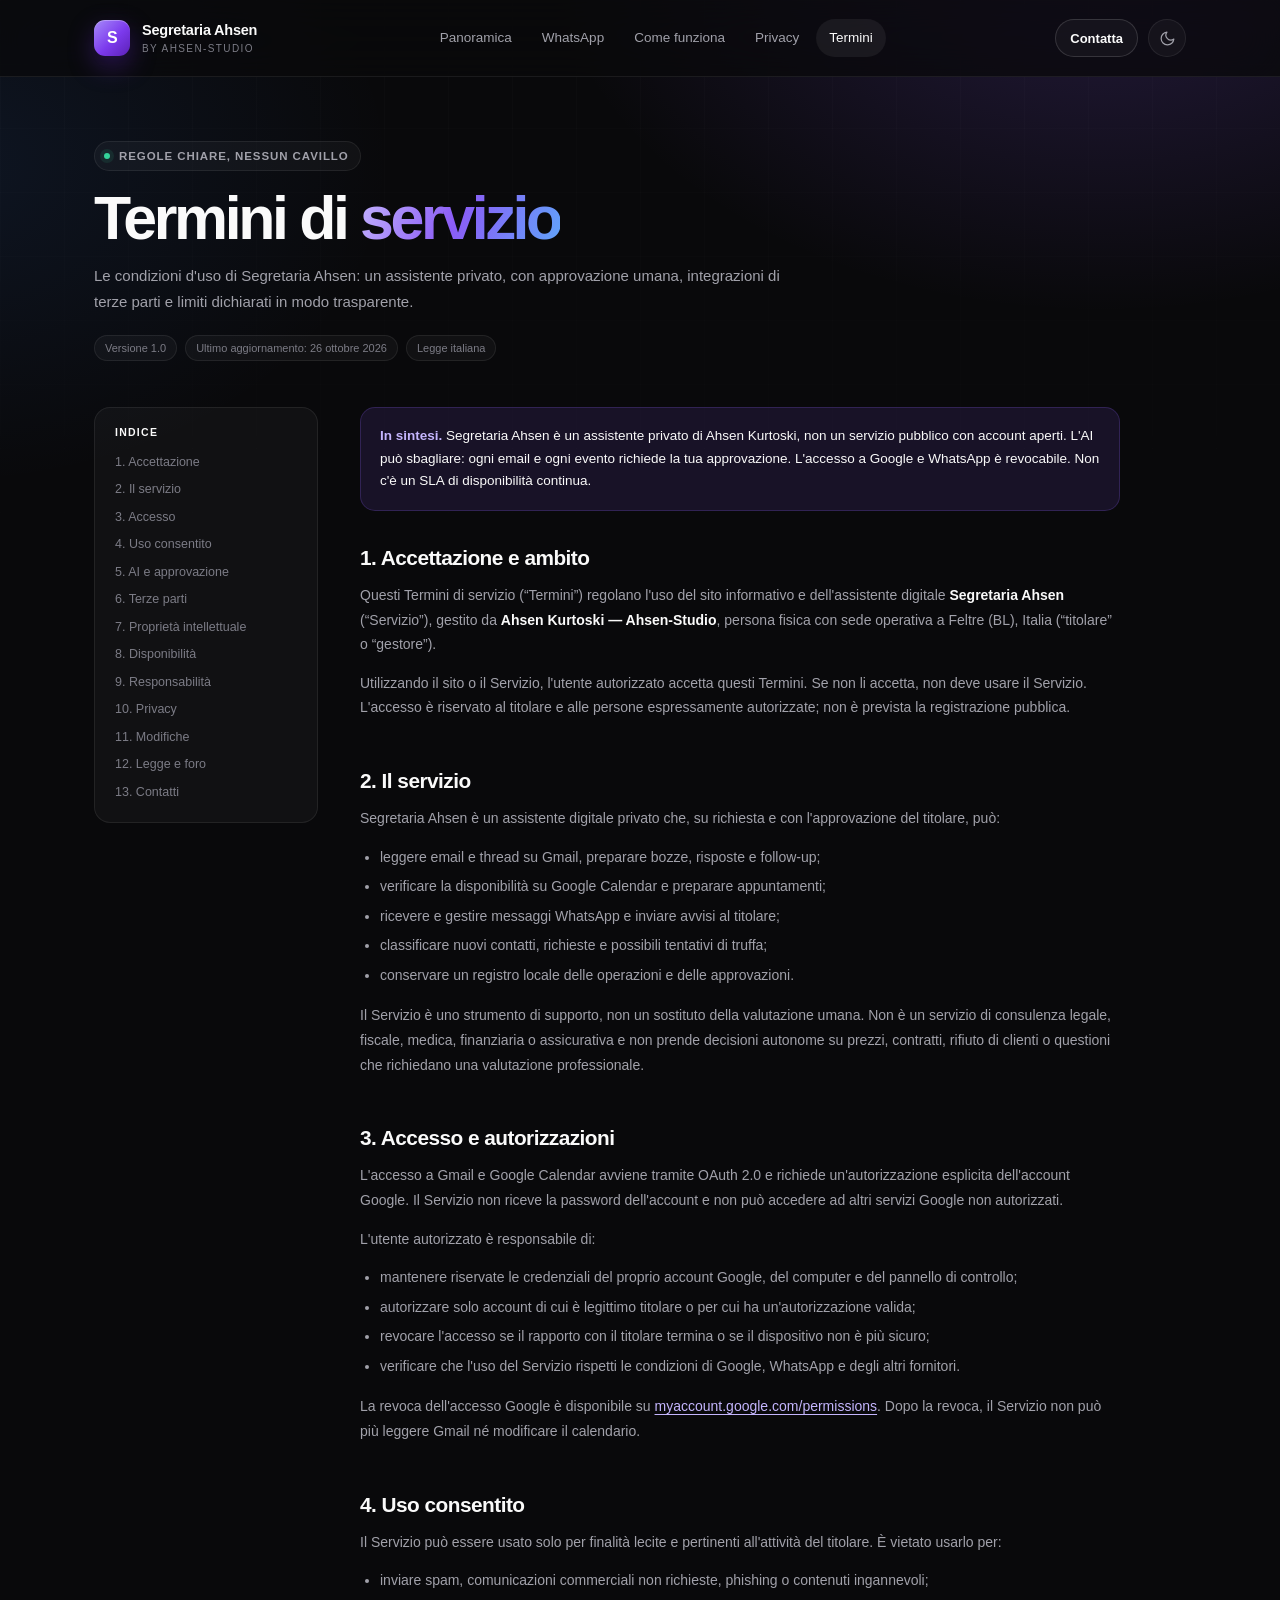
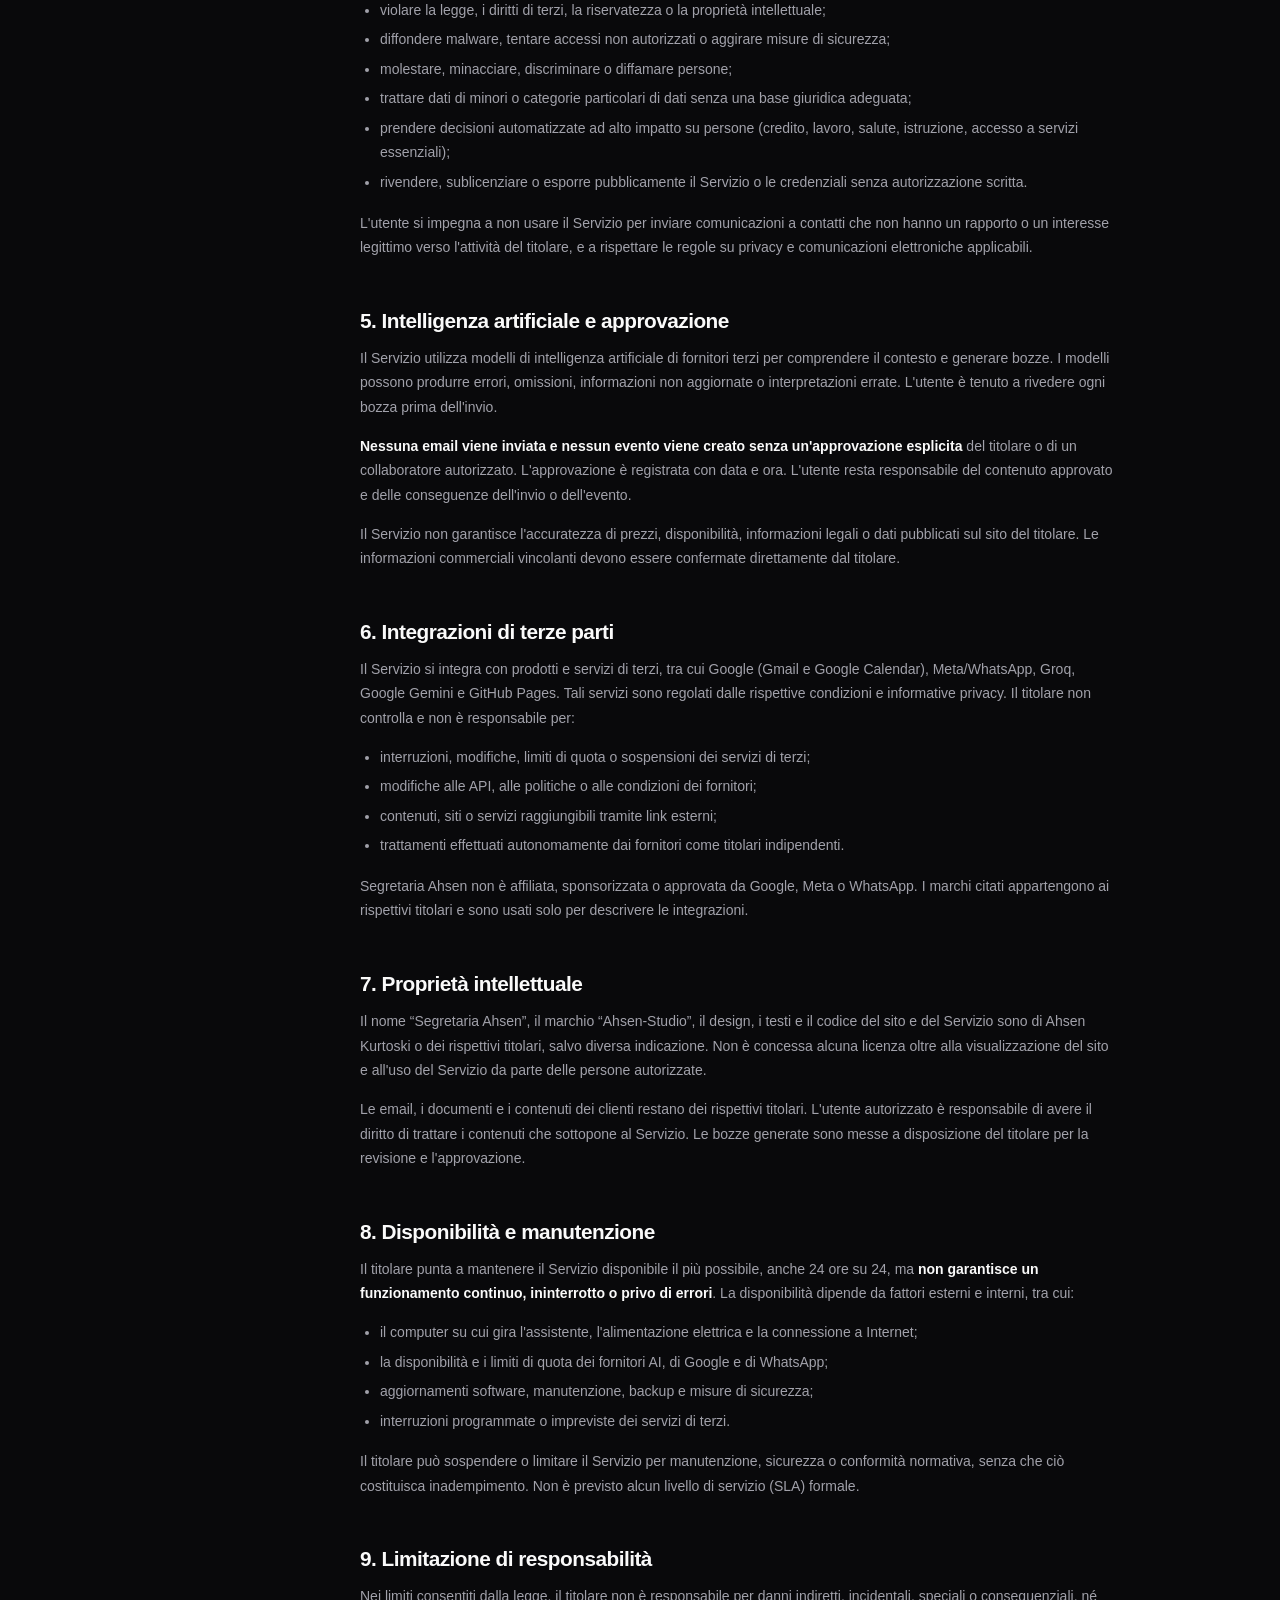
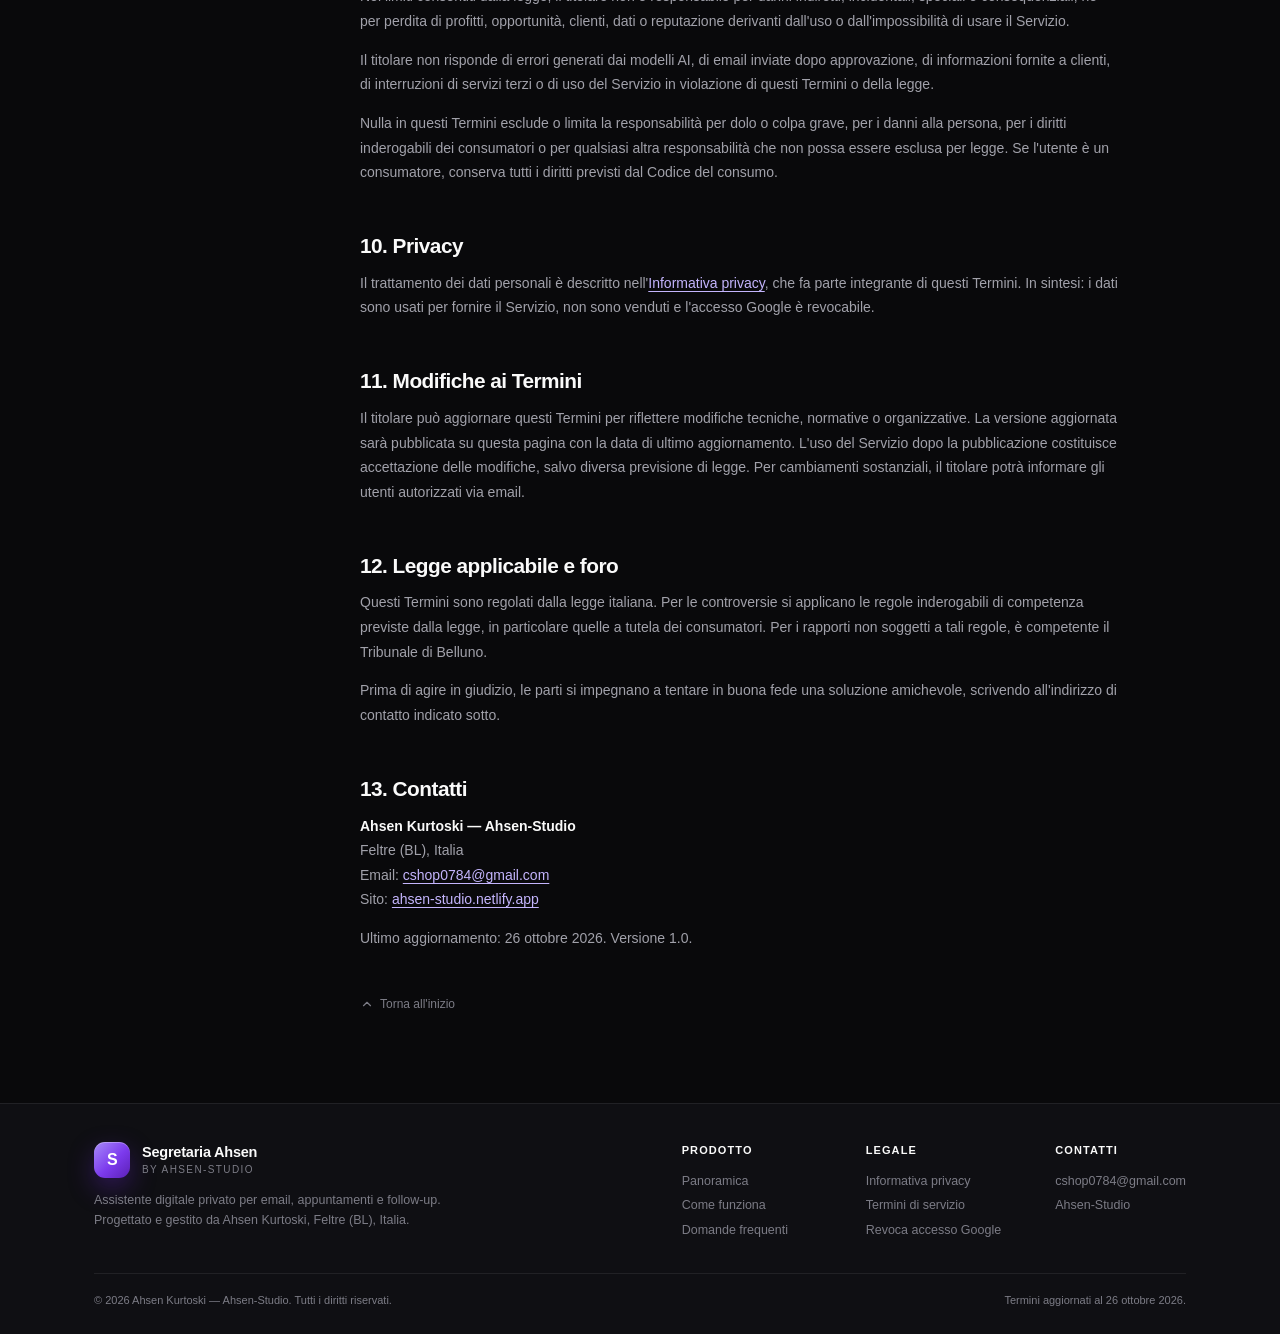
<file: terms.html>
<!DOCTYPE html>
<html lang="it" data-theme="dark">
<head>
  <meta charset="UTF-8">
  <meta name="viewport" content="width=device-width, initial-scale=1.0, viewport-fit=cover">
  <title>Termini di servizio — Segretaria Ahsen</title>
  <meta name="description" content="Termini di servizio di Segretaria Ahsen: ambito privato, uso consentito, integrazioni Google e WhatsApp, disponibilità, limiti dell'AI e responsabilità.">
  <meta name="author" content="Ahsen Kurtoski — Ahsen-Studio">
  <meta name="robots" content="index, follow">
  <meta name="theme-color" content="#09090b">
  <meta property="og:type" content="website">
  <meta property="og:locale" content="it_IT">
  <meta property="og:title" content="Termini di servizio — Segretaria Ahsen">
  <meta property="og:description" content="Ambito privato, uso consentito, integrazioni Google e WhatsApp, limiti dell'AI e responsabilità.">
  <link rel="icon" href="favicon.svg" type="image/svg+xml">
  <link rel="stylesheet" href="styles.css">
  <script>
    try {
      var savedTheme = localStorage.getItem('sa-theme');
      if (savedTheme === 'light' || savedTheme === 'dark') {
        document.documentElement.dataset.theme = savedTheme;
      }
    } catch (e) {}
  </script>
</head>
<body id="top">
  <a class="skip-link" href="#main">Vai al contenuto</a>

  <header class="site-header">
    <nav class="nav" aria-label="Navigazione principale">
      <a class="brand" href="index.html" aria-label="Segretaria Ahsen — home">
        <span class="brand-mark" aria-hidden="true">S</span>
        <span class="brand-copy">
          <span class="brand-name">Segretaria Ahsen</span>
          <span class="brand-sub">by Ahsen-Studio</span>
        </span>
      </a>

      <div class="nav-links">
        <a href="index.html">Panoramica</a>
        <a href="index.html#whatsapp">WhatsApp</a>
        <a href="index.html#come-funziona">Come funziona</a>
        <a href="privacy.html">Privacy</a>
        <a href="terms.html" aria-current="page">Termini</a>
      </div>

      <div class="nav-actions">
        <a class="btn btn-ghost btn-small" href="mailto:cshop0784@gmail.com">Contatta</a>
        <button class="icon-btn" id="theme-toggle" type="button" aria-label="Passa al tema chiaro" aria-pressed="false">
          <svg class="icon-moon" viewBox="0 0 24 24" fill="none" stroke="currentColor" stroke-width="1.7" stroke-linecap="round" stroke-linejoin="round" aria-hidden="true">
            <path d="M21 12.79A9 9 0 1 1 11.21 3 7 7 0 0 0 21 12.79z"/>
          </svg>
          <svg class="icon-sun" viewBox="0 0 24 24" fill="none" stroke="currentColor" stroke-width="1.7" stroke-linecap="round" stroke-linejoin="round" aria-hidden="true">
            <circle cx="12" cy="12" r="4"/>
            <path d="M12 2v2M12 20v2M4.93 4.93l1.42 1.42M17.66 17.66l1.41 1.41M2 12h2M20 12h2M6.34 17.66l-1.41 1.41M19.07 4.93l-1.41 1.41"/>
          </svg>
        </button>

        <details class="mobile-nav">
          <summary aria-label="Apri menu di navigazione">
            <svg viewBox="0 0 24 24" fill="none" stroke="currentColor" stroke-width="1.8" stroke-linecap="round" aria-hidden="true">
              <path d="M4 7h16M4 12h16M4 17h16"/>
            </svg>
          </summary>
          <div class="mobile-panel">
            <a href="index.html">Panoramica</a>
            <a href="index.html#whatsapp">WhatsApp</a>
            <a href="index.html#come-funziona">Come funziona</a>
            <a href="privacy.html">Privacy</a>
            <a href="terms.html">Termini</a>
            <a href="mailto:cshop0784@gmail.com">Contatta</a>
          </div>
        </details>
      </div>
    </nav>
  </header>

  <main id="main">
    <header class="legal-hero">
      <div class="eyebrow">
        <span class="eyebrow-dot" aria-hidden="true"></span>
        Regole chiare, nessun cavillo
      </div>
      <h1>Termini di <span class="gradient-text">servizio</span></h1>
      <p class="lede">
        Le condizioni d'uso di Segretaria Ahsen: un assistente privato, con approvazione umana,
        integrazioni di terze parti e limiti dichiarati in modo trasparente.
      </p>
      <div class="legal-meta">
        <span class="chip">Versione 1.0</span>
        <span class="chip">Ultimo aggiornamento: 26 ottobre 2026</span>
        <span class="chip">Legge italiana</span>
      </div>
    </header>

    <div class="legal-layout">
      <aside class="legal-toc" aria-label="Indice dei termini">
        <strong>Indice</strong>
        <a href="#accettazione">1. Accettazione</a>
        <a href="#servizio">2. Il servizio</a>
        <a href="#accesso">3. Accesso</a>
        <a href="#uso">4. Uso consentito</a>
        <a href="#ai">5. AI e approvazione</a>
        <a href="#terze-parti">6. Terze parti</a>
        <a href="#proprieta">7. Proprietà intellettuale</a>
        <a href="#disponibilita">8. Disponibilità</a>
        <a href="#responsabilita">9. Responsabilità</a>
        <a href="#privacy">10. Privacy</a>
        <a href="#modifiche">11. Modifiche</a>
        <a href="#legge">12. Legge e foro</a>
        <a href="#contatti">13. Contatti</a>
      </aside>

      <article class="legal-body">
        <div class="notice">
          <strong>In sintesi.</strong> Segretaria Ahsen è un assistente privato di Ahsen Kurtoski, non un servizio
          pubblico con account aperti. L'AI può sbagliare: ogni email e ogni evento richiede la tua approvazione.
          L'accesso a Google e WhatsApp è revocabile. Non c'è un SLA di disponibilità continua.
        </div>

        <h2 id="accettazione">1. Accettazione e ambito</h2>
        <p>
          Questi Termini di servizio (“Termini”) regolano l'uso del sito informativo e dell'assistente digitale
          <strong>Segretaria Ahsen</strong> (“Servizio”), gestito da <strong>Ahsen Kurtoski — Ahsen-Studio</strong>,
          persona fisica con sede operativa a Feltre (BL), Italia (“titolare” o “gestore”).
        </p>
        <p>
          Utilizzando il sito o il Servizio, l'utente autorizzato accetta questi Termini. Se non li accetta,
          non deve usare il Servizio. L'accesso è riservato al titolare e alle persone espressamente
          autorizzate; non è prevista la registrazione pubblica.
        </p>

        <h2 id="servizio">2. Il servizio</h2>
        <p>
          Segretaria Ahsen è un assistente digitale privato che, su richiesta e con l'approvazione del titolare,
          può:
        </p>
        <ul>
          <li>leggere email e thread su Gmail, preparare bozze, risposte e follow-up;</li>
          <li>verificare la disponibilità su Google Calendar e preparare appuntamenti;</li>
          <li>ricevere e gestire messaggi WhatsApp e inviare avvisi al titolare;</li>
          <li>classificare nuovi contatti, richieste e possibili tentativi di truffa;</li>
          <li>conservare un registro locale delle operazioni e delle approvazioni.</li>
        </ul>
        <p>
          Il Servizio è uno strumento di supporto, non un sostituto della valutazione umana. Non è un servizio
          di consulenza legale, fiscale, medica, finanziaria o assicurativa e non prende decisioni autonome
          su prezzi, contratti, rifiuto di clienti o questioni che richiedano una valutazione professionale.
        </p>

        <h2 id="accesso">3. Accesso e autorizzazioni</h2>
        <p>
          L'accesso a Gmail e Google Calendar avviene tramite OAuth 2.0 e richiede un'autorizzazione esplicita
          dell'account Google. Il Servizio non riceve la password dell'account e non può accedere ad altri
          servizi Google non autorizzati.
        </p>
        <p>
          L'utente autorizzato è responsabile di:
        </p>
        <ul>
          <li>mantenere riservate le credenziali del proprio account Google, del computer e del pannello di controllo;</li>
          <li>autorizzare solo account di cui è legittimo titolare o per cui ha un'autorizzazione valida;</li>
          <li>revocare l'accesso se il rapporto con il titolare termina o se il dispositivo non è più sicuro;</li>
          <li>verificare che l'uso del Servizio rispetti le condizioni di Google, WhatsApp e degli altri fornitori.</li>
        </ul>
        <p>
          La revoca dell'accesso Google è disponibile su
          <a href="https://myaccount.google.com/permissions" target="_blank" rel="noopener noreferrer">myaccount.google.com/permissions</a>.
          Dopo la revoca, il Servizio non può più leggere Gmail né modificare il calendario.
        </p>

        <h2 id="uso">4. Uso consentito</h2>
        <p>Il Servizio può essere usato solo per finalità lecite e pertinenti all'attività del titolare. È vietato usarlo per:</p>
        <ul>
          <li>inviare spam, comunicazioni commerciali non richieste, phishing o contenuti ingannevoli;</li>
          <li>violare la legge, i diritti di terzi, la riservatezza o la proprietà intellettuale;</li>
          <li>diffondere malware, tentare accessi non autorizzati o aggirare misure di sicurezza;</li>
          <li>molestare, minacciare, discriminare o diffamare persone;</li>
          <li>trattare dati di minori o categorie particolari di dati senza una base giuridica adeguata;</li>
          <li>prendere decisioni automatizzate ad alto impatto su persone (credito, lavoro, salute, istruzione, accesso a servizi essenziali);</li>
          <li>rivendere, sublicenziare o esporre pubblicamente il Servizio o le credenziali senza autorizzazione scritta.</li>
        </ul>
        <p>
          L'utente si impegna a non usare il Servizio per inviare comunicazioni a contatti che non hanno
          un rapporto o un interesse legittimo verso l'attività del titolare, e a rispettare le regole
          su privacy e comunicazioni elettroniche applicabili.
        </p>

        <h2 id="ai">5. Intelligenza artificiale e approvazione</h2>
        <p>
          Il Servizio utilizza modelli di intelligenza artificiale di fornitori terzi per comprendere il
          contesto e generare bozze. I modelli possono produrre errori, omissioni, informazioni non aggiornate
          o interpretazioni errate. L'utente è tenuto a rivedere ogni bozza prima dell'invio.
        </p>
        <p>
          <strong>Nessuna email viene inviata e nessun evento viene creato senza un'approvazione esplicita</strong>
          del titolare o di un collaboratore autorizzato. L'approvazione è registrata con data e ora.
          L'utente resta responsabile del contenuto approvato e delle conseguenze dell'invio o dell'evento.
        </p>
        <p>
          Il Servizio non garantisce l'accuratezza di prezzi, disponibilità, informazioni legali o dati
          pubblicati sul sito del titolare. Le informazioni commerciali vincolanti devono essere confermate
          direttamente dal titolare.
        </p>

        <h2 id="terze-parti">6. Integrazioni di terze parti</h2>
        <p>
          Il Servizio si integra con prodotti e servizi di terzi, tra cui Google (Gmail e Google Calendar),
          Meta/WhatsApp, Groq, Google Gemini e GitHub Pages. Tali servizi sono regolati dalle rispettive condizioni
          e informative privacy. Il titolare non controlla e non è responsabile per:
        </p>
        <ul>
          <li>interruzioni, modifiche, limiti di quota o sospensioni dei servizi di terzi;</li>
          <li>modifiche alle API, alle politiche o alle condizioni dei fornitori;</li>
          <li>contenuti, siti o servizi raggiungibili tramite link esterni;</li>
          <li>trattamenti effettuati autonomamente dai fornitori come titolari indipendenti.</li>
        </ul>
        <p>
          Segretaria Ahsen non è affiliata, sponsorizzata o approvata da Google, Meta o WhatsApp. I marchi
          citati appartengono ai rispettivi titolari e sono usati solo per descrivere le integrazioni.
        </p>

        <h2 id="proprieta">7. Proprietà intellettuale</h2>
        <p>
          Il nome “Segretaria Ahsen”, il marchio “Ahsen-Studio”, il design, i testi e il codice del sito e
          del Servizio sono di Ahsen Kurtoski o dei rispettivi titolari, salvo diversa indicazione. Non è
          concessa alcuna licenza oltre alla visualizzazione del sito e all'uso del Servizio da parte delle
          persone autorizzate.
        </p>
        <p>
          Le email, i documenti e i contenuti dei clienti restano dei rispettivi titolari. L'utente autorizzato
          è responsabile di avere il diritto di trattare i contenuti che sottopone al Servizio. Le bozze
          generate sono messe a disposizione del titolare per la revisione e l'approvazione.
        </p>

        <h2 id="disponibilita">8. Disponibilità e manutenzione</h2>
        <p>
          Il titolare punta a mantenere il Servizio disponibile il più possibile, anche 24 ore su 24, ma
          <strong>non garantisce un funzionamento continuo, ininterrotto o privo di errori</strong>. La
          disponibilità dipende da fattori esterni e interni, tra cui:
        </p>
        <ul>
          <li>il computer su cui gira l'assistente, l'alimentazione elettrica e la connessione a Internet;</li>
          <li>la disponibilità e i limiti di quota dei fornitori AI, di Google e di WhatsApp;</li>
          <li>aggiornamenti software, manutenzione, backup e misure di sicurezza;</li>
          <li>interruzioni programmate o impreviste dei servizi di terzi.</li>
        </ul>
        <p>
          Il titolare può sospendere o limitare il Servizio per manutenzione, sicurezza o conformità normativa,
          senza che ciò costituisca inadempimento. Non è previsto alcun livello di servizio (SLA) formale.
        </p>

        <h2 id="responsabilita">9. Limitazione di responsabilità</h2>
        <p>
          Nei limiti consentiti dalla legge, il titolare non è responsabile per danni indiretti, incidentali,
          speciali o consequenziali, né per perdita di profitti, opportunità, clienti, dati o reputazione
          derivanti dall'uso o dall'impossibilità di usare il Servizio.
        </p>
        <p>
          Il titolare non risponde di errori generati dai modelli AI, di email inviate dopo approvazione,
          di informazioni fornite a clienti, di interruzioni di servizi terzi o di uso del Servizio in
          violazione di questi Termini o della legge.
        </p>
        <p>
          Nulla in questi Termini esclude o limita la responsabilità per dolo o colpa grave, per i danni
          alla persona, per i diritti inderogabili dei consumatori o per qualsiasi altra responsabilità
          che non possa essere esclusa per legge. Se l'utente è un consumatore, conserva tutti i diritti
          previsti dal Codice del consumo.
        </p>

        <h2 id="privacy">10. Privacy</h2>
        <p>
          Il trattamento dei dati personali è descritto nell'<a href="privacy.html">Informativa privacy</a>,
          che fa parte integrante di questi Termini. In sintesi: i dati sono usati per fornire il Servizio,
          non sono venduti e l'accesso Google è revocabile.
        </p>

        <h2 id="modifiche">11. Modifiche ai Termini</h2>
        <p>
          Il titolare può aggiornare questi Termini per riflettere modifiche tecniche, normative o organizzative.
          La versione aggiornata sarà pubblicata su questa pagina con la data di ultimo aggiornamento.
          L'uso del Servizio dopo la pubblicazione costituisce accettazione delle modifiche, salvo diversa
          previsione di legge. Per cambiamenti sostanziali, il titolare potrà informare gli utenti autorizzati via email.
        </p>

        <h2 id="legge">12. Legge applicabile e foro</h2>
        <p>
          Questi Termini sono regolati dalla legge italiana. Per le controversie si applicano le regole
          inderogabili di competenza previste dalla legge, in particolare quelle a tutela dei consumatori.
          Per i rapporti non soggetti a tali regole, è competente il Tribunale di Belluno.
        </p>
        <p>
          Prima di agire in giudizio, le parti si impegnano a tentare in buona fede una soluzione amichevole,
          scrivendo all'indirizzo di contatto indicato sotto.
        </p>

        <h2 id="contatti">13. Contatti</h2>
        <p>
          <strong>Ahsen Kurtoski — Ahsen-Studio</strong><br>
          Feltre (BL), Italia<br>
          Email: <a href="mailto:cshop0784@gmail.com">cshop0784@gmail.com</a><br>
          Sito: <a href="https://ahsen-studio.netlify.app" target="_blank" rel="noopener noreferrer">ahsen-studio.netlify.app</a>
        </p>
        <p>
          Ultimo aggiornamento: 26 ottobre 2026. Versione 1.0.
        </p>

        <a class="back-top" href="#top">
          <svg width="14" height="14" viewBox="0 0 24 24" fill="none" stroke="currentColor" stroke-width="2" stroke-linecap="round" stroke-linejoin="round" aria-hidden="true"><path d="m18 15-6-6-6 6"/></svg>
          Torna all'inizio
        </a>
      </article>
    </div>
  </main>

  <footer class="site-footer">
    <div class="footer">
      <div class="footer-main">
        <div class="footer-brand">
          <a class="brand" href="index.html" aria-label="Segretaria Ahsen — home">
            <span class="brand-mark" aria-hidden="true">S</span>
            <span class="brand-copy">
              <span class="brand-name">Segretaria Ahsen</span>
              <span class="brand-sub">by Ahsen-Studio</span>
            </span>
          </a>
          <p>Assistente digitale privato per email, appuntamenti e follow-up. Progettato e gestito da Ahsen Kurtoski, Feltre (BL), Italia.</p>
        </div>
        <div class="footer-cols">
          <div class="footer-col">
            <h3>Prodotto</h3>
            <a href="index.html">Panoramica</a>
            <a href="index.html#come-funziona">Come funziona</a>
            <a href="index.html#faq">Domande frequenti</a>
          </div>
          <div class="footer-col">
            <h3>Legale</h3>
            <a href="privacy.html">Informativa privacy</a>
            <a href="terms.html">Termini di servizio</a>
            <a href="https://myaccount.google.com/permissions" target="_blank" rel="noopener noreferrer">Revoca accesso Google</a>
          </div>
          <div class="footer-col">
            <h3>Contatti</h3>
            <a href="mailto:cshop0784@gmail.com">cshop0784@gmail.com</a>
            <a href="https://ahsen-studio.netlify.app" target="_blank" rel="noopener noreferrer">Ahsen-Studio</a>
          </div>
        </div>
      </div>
      <div class="footer-bottom">
        <p>&copy; 2026 Ahsen Kurtoski — Ahsen-Studio. Tutti i diritti riservati.</p>
        <p>Termini aggiornati al 26 ottobre 2026.</p>
      </div>
    </div>
  </footer>

  <script src="app.js" defer></script>
</body>
</html>
</file>
<file: styles.css>
/* =========================================================
   Segretaria Ahsen — app information site
   Design system aligned with ahsen-studio.netlify.app
   ========================================================= */

*, *::before, *::after { box-sizing: border-box; }

:root {
  color-scheme: dark;
  --bg: #09090b;
  --bg-soft: #0f0f13;
  --surface: rgba(255, 255, 255, .035);
  --surface-2: rgba(255, 255, 255, .06);
  --surface-3: rgba(255, 255, 255, .085);
  --text: #fafafa;
  --text-secondary: #a1a1aa;
  --text-tertiary: #7c7c86;
  --border: rgba(255, 255, 255, .075);
  --border-strong: rgba(255, 255, 255, .14);
  --accent: #8b5cf6;
  --accent-strong: #7c3aed;
  --accent-deep: #6d28d9;
  --accent-soft: rgba(139, 92, 246, .12);
  --accent-text: #c4b5fd;
  --success: #34d399;
  --warning: #fbbf24;
  --danger: #f87171;
  --header-bg: rgba(9, 9, 11, .78);
  --shadow: 0 30px 80px rgba(0, 0, 0, .45);
  --shadow-soft: 0 12px 36px rgba(0, 0, 0, .24);
  --container: 1140px;
  --radius: 20px;
  --radius-sm: 14px;
  --font: "Inter", "Inter Fallback", -apple-system, BlinkMacSystemFont, "Segoe UI", Roboto, Helvetica, Arial, sans-serif;
  --mono: "SFMono-Regular", Consolas, "Liberation Mono", Menlo, monospace;
  --ease: cubic-bezier(.16, 1, .3, 1);
}

html[data-theme="light"] {
  color-scheme: light;
  --bg: #ffffff;
  --bg-soft: #f7f7fa;
  --surface: rgba(0, 0, 0, .025);
  --surface-2: rgba(0, 0, 0, .045);
  --surface-3: rgba(0, 0, 0, .065);
  --text: #09090b;
  --text-secondary: #52525b;
  --text-tertiary: #71717a;
  --border: rgba(0, 0, 0, .08);
  --border-strong: rgba(0, 0, 0, .14);
  --accent: #7c3aed;
  --accent-strong: #6d28d9;
  --accent-deep: #5b21b6;
  --accent-soft: rgba(124, 58, 237, .075);
  --accent-text: #5b21b6;
  --header-bg: rgba(255, 255, 255, .82);
  --shadow: 0 30px 80px rgba(20, 20, 30, .12);
  --shadow-soft: 0 12px 36px rgba(20, 20, 30, .07);
}

html { scroll-behavior: smooth; }

body {
  margin: 0;
  min-height: 100vh;
  background: var(--bg);
  color: var(--text);
  font-family: var(--font);
  font-size: 16px;
  line-height: 1.6;
  -webkit-font-smoothing: antialiased;
  -moz-osx-font-smoothing: grayscale;
  text-rendering: optimizeLegibility;
}

body::before {
  content: "";
  position: fixed;
  inset: 0;
  z-index: -2;
  pointer-events: none;
  background:
    radial-gradient(900px 620px at 86% -8%, rgba(139, 92, 246, .22), transparent 62%),
    radial-gradient(760px 540px at -5% 18%, rgba(59, 130, 246, .10), transparent 60%),
    var(--bg);
}

body::after {
  content: "";
  position: fixed;
  inset: 0;
  z-index: -1;
  pointer-events: none;
  background-image:
    linear-gradient(rgba(255, 255, 255, .025) 1px, transparent 1px),
    linear-gradient(90deg, rgba(255, 255, 255, .025) 1px, transparent 1px);
  background-size: 64px 64px;
  -webkit-mask-image: linear-gradient(to bottom, rgba(0, 0, 0, .72), transparent 74%);
  mask-image: linear-gradient(to bottom, rgba(0, 0, 0, .72), transparent 74%);
}

html[data-theme="light"] body::before {
  background:
    radial-gradient(900px 620px at 86% -8%, rgba(124, 58, 237, .10), transparent 62%),
    radial-gradient(760px 540px at -5% 18%, rgba(59, 130, 246, .06), transparent 60%),
    var(--bg);
}

html[data-theme="light"] body::after {
  background-image:
    linear-gradient(rgba(0, 0, 0, .035) 1px, transparent 1px),
    linear-gradient(90deg, rgba(0, 0, 0, .035) 1px, transparent 1px);
}

img, svg { display: block; max-width: 100%; }
a { color: inherit; text-decoration: none; }
button { font: inherit; }
p { margin: 0 0 1em; }
p:last-child { margin-bottom: 0; }
ul, ol { margin: 0 0 1em; padding-left: 1.25em; }
li + li { margin-top: .35em; }

::selection {
  background: rgba(139, 92, 246, .35);
  color: #fff;
}

:focus-visible {
  outline: 2px solid var(--accent);
  outline-offset: 3px;
  border-radius: 6px;
}

.skip-link {
  position: absolute;
  left: 16px;
  top: -80px;
  z-index: 1000;
  padding: 10px 16px;
  border-radius: 10px;
  background: var(--accent);
  color: #fff;
  font-weight: 600;
  transition: top .2s ease;
}
.skip-link:focus { top: 16px; }

/* ---------- Header ---------- */

.site-header {
  position: sticky;
  top: 0;
  z-index: 100;
  border-bottom: 1px solid var(--border);
  background: var(--header-bg);
  -webkit-backdrop-filter: blur(22px) saturate(140%);
  backdrop-filter: blur(22px) saturate(140%);
}

.nav {
  width: min(100%, var(--container));
  margin: 0 auto;
  padding: 0 24px;
  min-height: 76px;
  display: flex;
  align-items: center;
  justify-content: space-between;
  gap: 20px;
}

.brand {
  display: inline-flex;
  align-items: center;
  gap: 12px;
  min-width: 0;
  border-radius: 12px;
}

.brand-mark {
  flex: 0 0 auto;
  width: 36px;
  height: 36px;
  border-radius: 11px;
  display: grid;
  place-items: center;
  color: #fff;
  font-size: 16px;
  font-weight: 800;
  letter-spacing: -.04em;
  background: linear-gradient(135deg, #a78bfa 0%, #7c3aed 55%, #5b21b6 100%);
  box-shadow: 0 10px 26px rgba(109, 40, 217, .34), inset 0 1px 0 rgba(255, 255, 255, .3);
  transition: transform .35s var(--ease), box-shadow .35s var(--ease);
}

.brand:hover .brand-mark {
  transform: rotate(-6deg) scale(1.04);
  box-shadow: 0 14px 32px rgba(109, 40, 217, .45), inset 0 1px 0 rgba(255, 255, 255, .3);
}

.brand-copy { min-width: 0; }
.brand-name {
  display: block;
  font-size: 14.5px;
  font-weight: 700;
  line-height: 1.25;
  letter-spacing: -.015em;
  white-space: nowrap;
}
.brand-sub {
  display: block;
  margin-top: 2px;
  color: var(--text-tertiary);
  font-size: 10px;
  font-weight: 500;
  letter-spacing: .14em;
  line-height: 1.3;
  text-transform: uppercase;
  white-space: nowrap;
}

.nav-links {
  display: flex;
  align-items: center;
  gap: 4px;
}
.nav-links a {
  padding: 8px 13px;
  border-radius: 999px;
  color: var(--text-secondary);
  font-size: 13.5px;
  font-weight: 500;
  transition: color .2s ease, background .2s ease;
}
.nav-links a:hover { color: var(--text); background: var(--surface); }
.nav-links a[aria-current="page"] { color: var(--text); background: var(--surface-2); }

.nav-actions { display: flex; align-items: center; gap: 10px; }

.icon-btn {
  width: 38px;
  height: 38px;
  display: grid;
  place-items: center;
  border: 1px solid var(--border);
  border-radius: 999px;
  background: var(--surface);
  color: var(--text-secondary);
  cursor: pointer;
  transition: color .2s ease, background .2s ease, border-color .2s ease, transform .2s ease;
}
.icon-btn:hover {
  color: var(--text);
  background: var(--surface-2);
  border-color: var(--border-strong);
  transform: translateY(-1px);
}
.icon-btn svg { width: 17px; height: 17px; }
.icon-btn .icon-sun { display: none; }
html[data-theme="light"] .icon-btn .icon-sun { display: block; }
html[data-theme="light"] .icon-btn .icon-moon { display: none; }

.mobile-nav { display: none; position: relative; }
.mobile-nav summary {
  list-style: none;
  width: 38px;
  height: 38px;
  display: grid;
  place-items: center;
  border: 1px solid var(--border);
  border-radius: 999px;
  background: var(--surface);
  color: var(--text-secondary);
  cursor: pointer;
}
.mobile-nav summary::-webkit-details-marker { display: none; }
.mobile-nav summary svg { width: 18px; height: 18px; }
.mobile-panel {
  position: absolute;
  top: 48px;
  right: 0;
  width: 210px;
  padding: 8px;
  border: 1px solid var(--border-strong);
  border-radius: 16px;
  background: var(--bg-soft);
  box-shadow: var(--shadow-soft);
}
.mobile-panel a {
  display: block;
  padding: 10px 12px;
  border-radius: 10px;
  color: var(--text-secondary);
  font-size: 14px;
}
.mobile-panel a:hover { background: var(--surface); color: var(--text); }

/* ---------- Shared ---------- */

.container {
  width: min(100%, var(--container));
  margin: 0 auto;
  padding-left: 24px;
  padding-right: 24px;
}

.btn {
  display: inline-flex;
  align-items: center;
  justify-content: center;
  gap: 8px;
  min-height: 44px;
  padding: 11px 19px;
  border: 1px solid transparent;
  border-radius: 999px;
  font-family: inherit;
  font-size: 14px;
  font-weight: 600;
  line-height: 1;
  white-space: nowrap;
  cursor: pointer;
  transition: transform .25s var(--ease), box-shadow .25s var(--ease), background .2s ease, border-color .2s ease, color .2s ease;
}
.btn svg { width: 16px; height: 16px; flex: 0 0 auto; }
.btn-primary {
  color: #fff;
  background: linear-gradient(135deg, #8b5cf6 0%, #7c3aed 52%, #6d28d9 100%);
  box-shadow: 0 10px 30px rgba(109, 40, 217, .28), inset 0 1px 0 rgba(255, 255, 255, .22);
}
.btn-primary:hover {
  transform: translateY(-2px);
  box-shadow: 0 16px 38px rgba(109, 40, 217, .4), inset 0 1px 0 rgba(255, 255, 255, .22);
}
.btn-ghost {
  color: var(--text);
  background: var(--surface);
  border-color: var(--border-strong);
}
.btn-ghost:hover {
  transform: translateY(-2px);
  background: var(--surface-2);
  border-color: rgba(139, 92, 246, .45);
}
.btn-small { min-height: 38px; padding: 8px 14px; font-size: 13px; }

.eyebrow {
  display: inline-flex;
  align-items: center;
  gap: 9px;
  padding: 6px 11px 6px 9px;
  border: 1px solid var(--border);
  border-radius: 999px;
  background: var(--surface);
  color: var(--text-secondary);
  font-size: 11.5px;
  font-weight: 600;
  letter-spacing: .08em;
  line-height: 1.4;
  text-transform: uppercase;
}
.eyebrow-dot {
  width: 6px;
  height: 6px;
  border-radius: 50%;
  background: var(--success);
  box-shadow: 0 0 0 4px rgba(52, 211, 153, .10);
  animation: pulse 2.8s ease-in-out infinite;
}

@keyframes pulse {
  0%, 100% { box-shadow: 0 0 0 4px rgba(52, 211, 153, .10); }
  50% { box-shadow: 0 0 0 7px rgba(52, 211, 153, .03); }
}

.gradient-text {
  background: linear-gradient(112deg, #c4b5fd 0%, #8b5cf6 48%, #60a5fa 100%);
  -webkit-background-clip: text;
  background-clip: text;
  color: transparent;
}
html[data-theme="light"] .gradient-text {
  background: linear-gradient(112deg, #6d28d9 0%, #7c3aed 50%, #2563eb 100%);
  -webkit-background-clip: text;
  background-clip: text;
  color: transparent;
}

/* ---------- Hero ---------- */

.hero {
  width: min(100%, var(--container));
  margin: 0 auto;
  padding: 78px 24px 58px;
  display: grid;
  grid-template-columns: minmax(0, 1.12fr) minmax(320px, .88fr);
  gap: 52px;
  align-items: center;
}

.hero h1 {
  margin: 18px 0 20px;
  font-size: clamp(2.65rem, 6vw, 5.05rem);
  font-weight: 750;
  line-height: .98;
  letter-spacing: -.06em;
}
.hero h1 .line { display: block; }

.lede {
  max-width: 590px;
  color: var(--text-secondary);
  font-size: clamp(1rem, 1.25vw, 1.12rem);
  line-height: 1.72;
}

.hero-actions {
  display: flex;
  flex-wrap: wrap;
  gap: 10px;
  margin-top: 28px;
}

.hero-actions-center {
  justify-content: center;
  margin-top: 22px;
}

.creator-note {
  margin: 22px 0 0;
  color: var(--text-tertiary);
  font-size: 13px;
  line-height: 1.5;
}
.creator-note strong { color: var(--text-secondary); font-weight: 600; }

.trust-row {
  display: flex;
  flex-wrap: wrap;
  gap: 9px 18px;
  margin-top: 26px;
  color: var(--text-tertiary);
  font-size: 12.5px;
  line-height: 1.4;
}
.trust-row span { display: inline-flex; align-items: center; gap: 7px; }
.trust-row svg { width: 14px; height: 14px; color: var(--accent-text); }

.hero-visual {
  position: relative;
  min-height: 390px;
  display: grid;
  place-items: center;
  isolation: isolate;
}
.hero-glow {
  position: absolute;
  inset: 5% 0;
  z-index: -1;
  border-radius: 50%;
  background: radial-gradient(circle, rgba(139, 92, 246, .32), transparent 66%);
  filter: blur(28px);
}

.glass {
  background: linear-gradient(180deg, rgba(255, 255, 255, .075), rgba(255, 255, 255, .025));
  border: 1px solid var(--border-strong);
  border-radius: 24px;
  box-shadow: var(--shadow), inset 0 1px 0 rgba(255, 255, 255, .10);
  -webkit-backdrop-filter: blur(22px) saturate(135%);
  backdrop-filter: blur(22px) saturate(135%);
}
html[data-theme="light"] .glass {
  background: linear-gradient(180deg, rgba(255, 255, 255, .92), rgba(255, 255, 255, .72));
  box-shadow: var(--shadow), inset 0 1px 0 rgba(255, 255, 255, .9);
}

.mock {
  width: min(100%, 378px);
  padding: 18px;
  transform: rotate(-1.4deg);
  transition: transform .45s var(--ease);
}
.mock:hover { transform: rotate(0deg) translateY(-4px); }

.mock-head {
  display: flex;
  align-items: center;
  gap: 10px;
  padding-bottom: 14px;
  border-bottom: 1px solid var(--border);
}
.mock-avatar {
  flex: 0 0 auto;
  width: 38px;
  height: 38px;
  border-radius: 50%;
  display: grid;
  place-items: center;
  color: #fff;
  background: linear-gradient(135deg, #312e81, #8b5cf6);
  font-size: 12px;
  font-weight: 700;
  letter-spacing: .02em;
}
.mock-person { min-width: 0; flex: 1; }
.mock-name {
  display: block;
  font-size: 13px;
  font-weight: 650;
  line-height: 1.3;
}
.mock-sub {
  display: block;
  margin-top: 2px;
  color: var(--text-tertiary);
  font-size: 11px;
  line-height: 1.3;
}
.badge {
  display: inline-flex;
  align-items: center;
  gap: 5px;
  padding: 4px 8px;
  border: 1px solid rgba(251, 191, 36, .22);
  border-radius: 999px;
  background: rgba(251, 191, 36, .08);
  color: var(--warning);
  font-size: 10px;
  font-weight: 650;
  letter-spacing: .04em;
  text-transform: uppercase;
  white-space: nowrap;
}
.badge-dot { width: 4px; height: 4px; border-radius: 50%; background: currentColor; }

.mock-body {
  padding: 16px 0 4px;
  color: var(--text-secondary);
  font-size: 13px;
  line-height: 1.62;
}
.mock-quote {
  margin: 9px 0 0;
  padding: 11px 12px;
  border-left: 2px solid rgba(139, 92, 246, .55);
  border-radius: 0 10px 10px 0;
  background: rgba(139, 92, 246, .06);
  color: var(--text);
  font-size: 12.5px;
  line-height: 1.55;
}
.mock-actions {
  display: flex;
  align-items: center;
  gap: 8px;
  padding-top: 14px;
}
.pill {
  display: inline-flex;
  align-items: center;
  gap: 6px;
  padding: 6px 10px;
  border: 1px solid var(--border);
  border-radius: 999px;
  background: var(--surface);
  color: var(--text-secondary);
  font-size: 11px;
  font-weight: 600;
  line-height: 1;
}
.pill-primary {
  border-color: rgba(139, 92, 246, .26);
  background: var(--accent-soft);
  color: var(--accent-text);
}
.pill svg { width: 12px; height: 12px; }
.mock-note {
  margin-left: auto;
  color: var(--text-tertiary);
  font-size: 10px;
}

.mini-card {
  position: absolute;
  right: -6px;
  bottom: 24px;
  display: flex;
  align-items: center;
  gap: 10px;
  width: 205px;
  padding: 12px 14px;
  border: 1px solid var(--border-strong);
  border-radius: 15px;
  background: var(--bg-soft);
  box-shadow: var(--shadow-soft);
  transform: rotate(1.8deg);
  transition: transform .45s var(--ease);
}
.mock:hover + .mini-card, .hero-visual:hover .mini-card { transform: rotate(0deg) translateY(-3px); }
.mini-icon {
  width: 30px;
  height: 30px;
  flex: 0 0 auto;
  display: grid;
  place-items: center;
  border-radius: 9px;
  background: rgba(52, 211, 153, .10);
  color: var(--success);
}
.mini-icon svg { width: 15px; height: 15px; }
.mini-title { display: block; font-size: 11.5px; font-weight: 650; line-height: 1.3; }
.mini-sub { display: block; margin-top: 2px; color: var(--text-tertiary); font-size: 10px; line-height: 1.3; }

/* ---------- Sections ---------- */

.section {
  width: min(100%, var(--container));
  margin: 0 auto;
  padding: 64px 24px;
}

.section-head { max-width: 660px; margin-bottom: 30px; }
.section-head-center { margin-left: auto; margin-right: auto; text-align: center; }
.kicker {
  display: block;
  margin-bottom: 10px;
  color: var(--accent-text);
  font-size: 11px;
  font-weight: 700;
  letter-spacing: .14em;
  text-transform: uppercase;
}
h2 {
  margin: 0 0 12px;
  font-size: clamp(1.75rem, 3.1vw, 2.65rem);
  font-weight: 730;
  line-height: 1.08;
  letter-spacing: -.045em;
}
.section-head p {
  margin: 0;
  color: var(--text-secondary);
  font-size: 15px;
  line-height: 1.7;
}

.feature-grid {
  display: grid;
  grid-template-columns: repeat(4, minmax(0, 1fr));
  gap: 13px;
}
.feature {
  padding: 21px 19px 22px;
  border: 1px solid var(--border);
  border-radius: 18px;
  background: var(--surface);
  transition: transform .3s var(--ease), border-color .3s ease, background .3s ease;
}
.feature:hover {
  transform: translateY(-3px);
  border-color: rgba(139, 92, 246, .28);
  background: var(--surface-2);
}
.icon-box {
  width: 38px;
  height: 38px;
  display: grid;
  place-items: center;
  margin-bottom: 16px;
  border: 1px solid rgba(139, 92, 246, .18);
  border-radius: 11px;
  background: var(--accent-soft);
  color: var(--accent-text);
}
.icon-box svg { width: 18px; height: 18px; }
.feature h3 {
  margin: 0 0 7px;
  font-size: 14.5px;
  font-weight: 650;
  line-height: 1.35;
  letter-spacing: -.015em;
}
.feature p {
  margin: 0;
  color: var(--text-secondary);
  font-size: 13px;
  line-height: 1.62;
}

.steps {
  display: grid;
  grid-template-columns: repeat(3, minmax(0, 1fr));
  gap: 13px;
  counter-reset: step;
}
.step {
  position: relative;
  padding: 24px 20px 22px;
  border: 1px solid var(--border);
  border-radius: 18px;
  background: var(--surface);
}
.step-num {
  width: 30px;
  height: 30px;
  display: grid;
  place-items: center;
  margin-bottom: 16px;
  border: 1px solid rgba(139, 92, 246, .24);
  border-radius: 999px;
  background: var(--accent-soft);
  color: var(--accent-text);
  font-size: 12px;
  font-weight: 700;
}
.step h3 {
  margin: 0 0 7px;
  font-size: 14.5px;
  font-weight: 650;
  letter-spacing: -.015em;
}
.step p {
  margin: 0;
  color: var(--text-secondary);
  font-size: 13px;
  line-height: 1.62;
}
.step a { color: var(--accent-text); text-decoration: underline; text-underline-offset: 3px; }

.split {
  display: grid;
  grid-template-columns: minmax(0, .92fr) minmax(0, 1.08fr);
  gap: 28px;
  align-items: center;
  padding: 32px;
  border: 1px solid var(--border);
  border-radius: 24px;
  background:
    radial-gradient(600px 300px at 100% 0%, rgba(139, 92, 246, .10), transparent 65%),
    var(--surface);
}
.split h2 { font-size: clamp(1.55rem, 2.5vw, 2.1rem); }
.split p { color: var(--text-secondary); font-size: 14px; line-height: 1.7; }
.check-list { list-style: none; padding: 0; margin: 0; display: grid; gap: 12px; }
.check-list li {
  display: flex;
  gap: 10px;
  align-items: flex-start;
  margin: 0;
  color: var(--text-secondary);
  font-size: 13.5px;
  line-height: 1.6;
}
.check-list svg {
  flex: 0 0 auto;
  width: 17px;
  height: 17px;
  margin-top: 2px;
  color: var(--success);
}
.check-list strong { color: var(--text); font-weight: 600; }

.callout {
  display: flex;
  align-items: flex-start;
  gap: 12px;
  margin-top: 22px;
  padding: 14px 16px;
  border: 1px solid rgba(139, 92, 246, .20);
  border-radius: 14px;
  background: var(--accent-soft);
  color: var(--text-secondary);
  font-size: 12.5px;
  line-height: 1.6;
}
.callout svg { flex: 0 0 auto; width: 16px; height: 16px; margin-top: 2px; color: var(--accent-text); }
.callout-spaced { margin-top: 22px; }

.faq { border-top: 1px solid var(--border); }
.faq details { border-bottom: 1px solid var(--border); }
.faq summary {
  position: relative;
  padding: 17px 34px 17px 0;
  cursor: pointer;
  list-style: none;
  color: var(--text);
  font-size: 14px;
  font-weight: 600;
  line-height: 1.45;
}
.faq summary::-webkit-details-marker { display: none; }
.faq summary::after {
  content: "+";
  position: absolute;
  right: 2px;
  top: 50%;
  transform: translateY(-50%);
  color: var(--text-tertiary);
  font-size: 20px;
  font-weight: 300;
  line-height: 1;
  transition: transform .2s ease, color .2s ease;
}
.faq details[open] summary::after { content: "−"; color: var(--accent-text); }
.faq details p {
  margin: 0;
  padding: 0 34px 18px 0;
  color: var(--text-secondary);
  font-size: 13.5px;
  line-height: 1.7;
}
.faq details a { color: var(--accent-text); text-decoration: underline; text-underline-offset: 3px; }

/* ---------- Legal pages ---------- */

.legal-hero {
  width: min(100%, var(--container));
  margin: 0 auto;
  padding: 64px 24px 20px;
}
.legal-hero h1 {
  margin: 16px 0 14px;
  font-size: clamp(2.2rem, 5vw, 3.8rem);
  font-weight: 750;
  line-height: 1.02;
  letter-spacing: -.055em;
}
.legal-hero .lede { max-width: 700px; font-size: 15px; }
.legal-meta {
  display: flex;
  flex-wrap: wrap;
  align-items: center;
  gap: 8px;
  margin-top: 20px;
}
.chip {
  display: inline-flex;
  align-items: center;
  gap: 6px;
  padding: 5px 10px;
  border: 1px solid var(--border);
  border-radius: 999px;
  background: var(--surface);
  color: var(--text-tertiary);
  font-size: 11px;
  font-weight: 500;
  line-height: 1.3;
}
.chip svg { width: 12px; height: 12px; color: var(--accent-text); }

.legal-layout {
  width: min(100%, var(--container));
  margin: 0 auto;
  padding: 26px 24px 84px;
  display: grid;
  grid-template-columns: 224px minmax(0, 1fr);
  gap: 42px;
  align-items: start;
}
.legal-toc {
  position: sticky;
  top: 100px;
  padding: 16px;
  border: 1px solid var(--border);
  border-radius: 16px;
  background: var(--surface);
}
.legal-toc strong {
  display: block;
  margin: 0 0 8px;
  padding: 0 4px;
  color: var(--text);
  font-size: 10.5px;
  font-weight: 700;
  letter-spacing: .12em;
  text-transform: uppercase;
}
.legal-toc a {
  display: block;
  padding: 5px 4px;
  color: var(--text-tertiary);
  font-size: 12.5px;
  line-height: 1.4;
  transition: color .2s ease;
}
.legal-toc a:hover { color: var(--accent-text); }

.legal-body { max-width: 760px; min-width: 0; }
.legal-body .notice {
  margin-bottom: 28px;
  padding: 17px 19px;
  border: 1px solid rgba(139, 92, 246, .22);
  border-radius: 15px;
  background: var(--accent-soft);
  color: var(--text);
  font-size: 13.5px;
  line-height: 1.68;
}
.legal-body .notice strong { color: var(--accent-text); }
.legal-body h2 {
  margin: 42px 0 12px;
  padding-top: 6px;
  font-size: 1.3rem;
  font-weight: 700;
  line-height: 1.25;
  letter-spacing: -.025em;
  scroll-margin-top: 100px;
}
.legal-body h2:first-of-type { margin-top: 0; }
.legal-body h3 {
  margin: 24px 0 8px;
  font-size: 14.5px;
  font-weight: 650;
  line-height: 1.4;
}
.legal-body p, .legal-body li {
  color: var(--text-secondary);
  font-size: 14px;
  line-height: 1.76;
}
.legal-body strong { color: var(--text); font-weight: 600; }
.legal-body ul { padding-left: 20px; }
.legal-body a {
  color: var(--accent-text);
  text-decoration: underline;
  text-decoration-thickness: 1px;
  text-underline-offset: 3px;
}
.legal-body a:hover { color: var(--text); }
.legal-body .mini-grid {
  display: grid;
  grid-template-columns: repeat(2, minmax(0, 1fr));
  gap: 10px;
  margin: 18px 0 26px;
}
.legal-body .mini-grid div {
  padding: 14px 15px;
  border: 1px solid var(--border);
  border-radius: 13px;
  background: var(--surface);
}
.legal-body .mini-grid strong {
  display: block;
  margin-bottom: 3px;
  font-size: 12.5px;
}
.legal-body .mini-grid span {
  color: var(--text-tertiary);
  font-size: 12px;
  line-height: 1.55;
}
.legal-body table {
  width: 100%;
  margin: 18px 0 24px;
  border-collapse: collapse;
  font-size: 12.5px;
}
.legal-body th, .legal-body td {
  padding: 10px 11px;
  border: 1px solid var(--border);
  text-align: left;
  vertical-align: top;
  line-height: 1.5;
}
.legal-body th {
  background: var(--surface-2);
  color: var(--text);
  font-weight: 600;
}
.legal-body td { color: var(--text-secondary); }
.legal-body .back-top {
  display: inline-flex;
  align-items: center;
  gap: 6px;
  margin-top: 30px;
  color: var(--text-tertiary);
  font-size: 12px;
  text-decoration: none;
}
.legal-body .back-top:hover { color: var(--accent-text); }

/* ---------- Footer ---------- */

.site-footer {
  border-top: 1px solid var(--border);
  background: var(--bg-soft);
}
.footer {
  width: min(100%, var(--container));
  margin: 0 auto;
  padding: 38px 24px 26px;
}
.footer-main {
  display: flex;
  align-items: flex-start;
  justify-content: space-between;
  gap: 32px;
  flex-wrap: wrap;
}
.footer-brand { max-width: 360px; }
.footer-brand .brand { margin-bottom: 12px; }
.footer-brand p {
  margin: 0;
  color: var(--text-tertiary);
  font-size: 12.5px;
  line-height: 1.6;
}
.footer-cols {
  display: flex;
  gap: 54px;
  flex-wrap: wrap;
}
.footer-col { min-width: 130px; }
.footer-col h3 {
  margin: 0 0 9px;
  color: var(--text);
  font-size: 11px;
  font-weight: 650;
  letter-spacing: .1em;
  text-transform: uppercase;
}
.footer-col a, .footer-col span {
  display: block;
  padding: 3px 0;
  color: var(--text-tertiary);
  font-size: 12.5px;
  line-height: 1.5;
  transition: color .2s ease;
}
.footer-col a:hover { color: var(--text); }
.footer-bottom {
  display: flex;
  justify-content: space-between;
  gap: 16px;
  flex-wrap: wrap;
  margin-top: 30px;
  padding-top: 18px;
  border-top: 1px solid var(--border);
  color: var(--text-tertiary);
  font-size: 11px;
  line-height: 1.5;
}
.footer-bottom p { margin: 0; }

/* ---------- Responsive ---------- */

@media (max-width: 1020px) {
  .hero {
    grid-template-columns: 1fr;
    gap: 30px;
    padding-top: 62px;
  }
  .hero-visual { min-height: 330px; }
  .hero-copy { max-width: 760px; }
  .feature-grid { grid-template-columns: repeat(2, minmax(0, 1fr)); }
  .split { grid-template-columns: 1fr; gap: 20px; }
}

@media (max-width: 860px) {
  .nav-links { display: none; }
  .mobile-nav { display: block; }
  .legal-layout { grid-template-columns: 1fr; gap: 22px; }
  .legal-toc {
    position: static;
    display: grid;
    grid-template-columns: repeat(2, minmax(0, 1fr));
    gap: 2px 12px;
  }
  .legal-toc strong { grid-column: 1 / -1; }
}

@media (max-width: 700px) {
  .nav { min-height: 68px; padding: 0 18px; gap: 10px; }
  .brand-mark { width: 33px; height: 33px; border-radius: 10px; }
  .brand-sub { display: none; }
  .brand-name { font-size: 13.5px; white-space: normal; }
  .nav-actions { gap: 7px; }
  .nav-actions .btn { display: none; }
  .container, .hero, .section, .legal-hero, .legal-layout, .footer { padding-left: 18px; padding-right: 18px; }
  .hero { padding-top: 48px; padding-bottom: 38px; }
  .hero h1 { font-size: clamp(2.35rem, 12vw, 3.5rem); }
  .lede { font-size: 15px; }
  .section { padding-top: 46px; padding-bottom: 46px; }
  .feature-grid, .steps { grid-template-columns: 1fr; }
  .split { padding: 23px 20px; }
  .mini-card { right: 0; bottom: 0; width: 190px; }
  .hero-visual { min-height: 350px; }
  .mock { width: min(100%, 350px); }
  .legal-hero { padding-top: 44px; }
  .legal-layout { padding-top: 20px; padding-bottom: 60px; }
  .legal-body .mini-grid { grid-template-columns: 1fr; }
  .footer-main { gap: 24px; }
  .footer-cols { gap: 32px; }
  .footer-bottom { margin-top: 24px; }
}

@media (max-width: 430px) {
  .hero-actions .btn { width: 100%; }
  .trust-row { gap: 7px 12px; font-size: 11.5px; }
  .legal-toc { grid-template-columns: 1fr; }
  .legal-body table { display: block; overflow-x: auto; white-space: nowrap; }
}

@media (prefers-reduced-motion: reduce) {
  html { scroll-behavior: auto; }
  *, *::before, *::after {
    animation-duration: .001ms !important;
    animation-iteration-count: 1 !important;
    transition-duration: .001ms !important;
  }
}

@media print {
  .site-header, .site-footer, .legal-toc, .skip-link, .hero-glow, .mini-card, .hero-visual { display: none !important; }
  body { background: #fff; color: #000; }
  body::before, body::after { display: none; }
  .legal-layout { display: block; padding: 0; }
  .legal-body { max-width: none; }
  .legal-body p, .legal-body li { color: #222; }
  .legal-body h2 { page-break-after: avoid; }
  .notice { border: 1px solid #ccc; background: #f7f7f7; }
}
</file>
